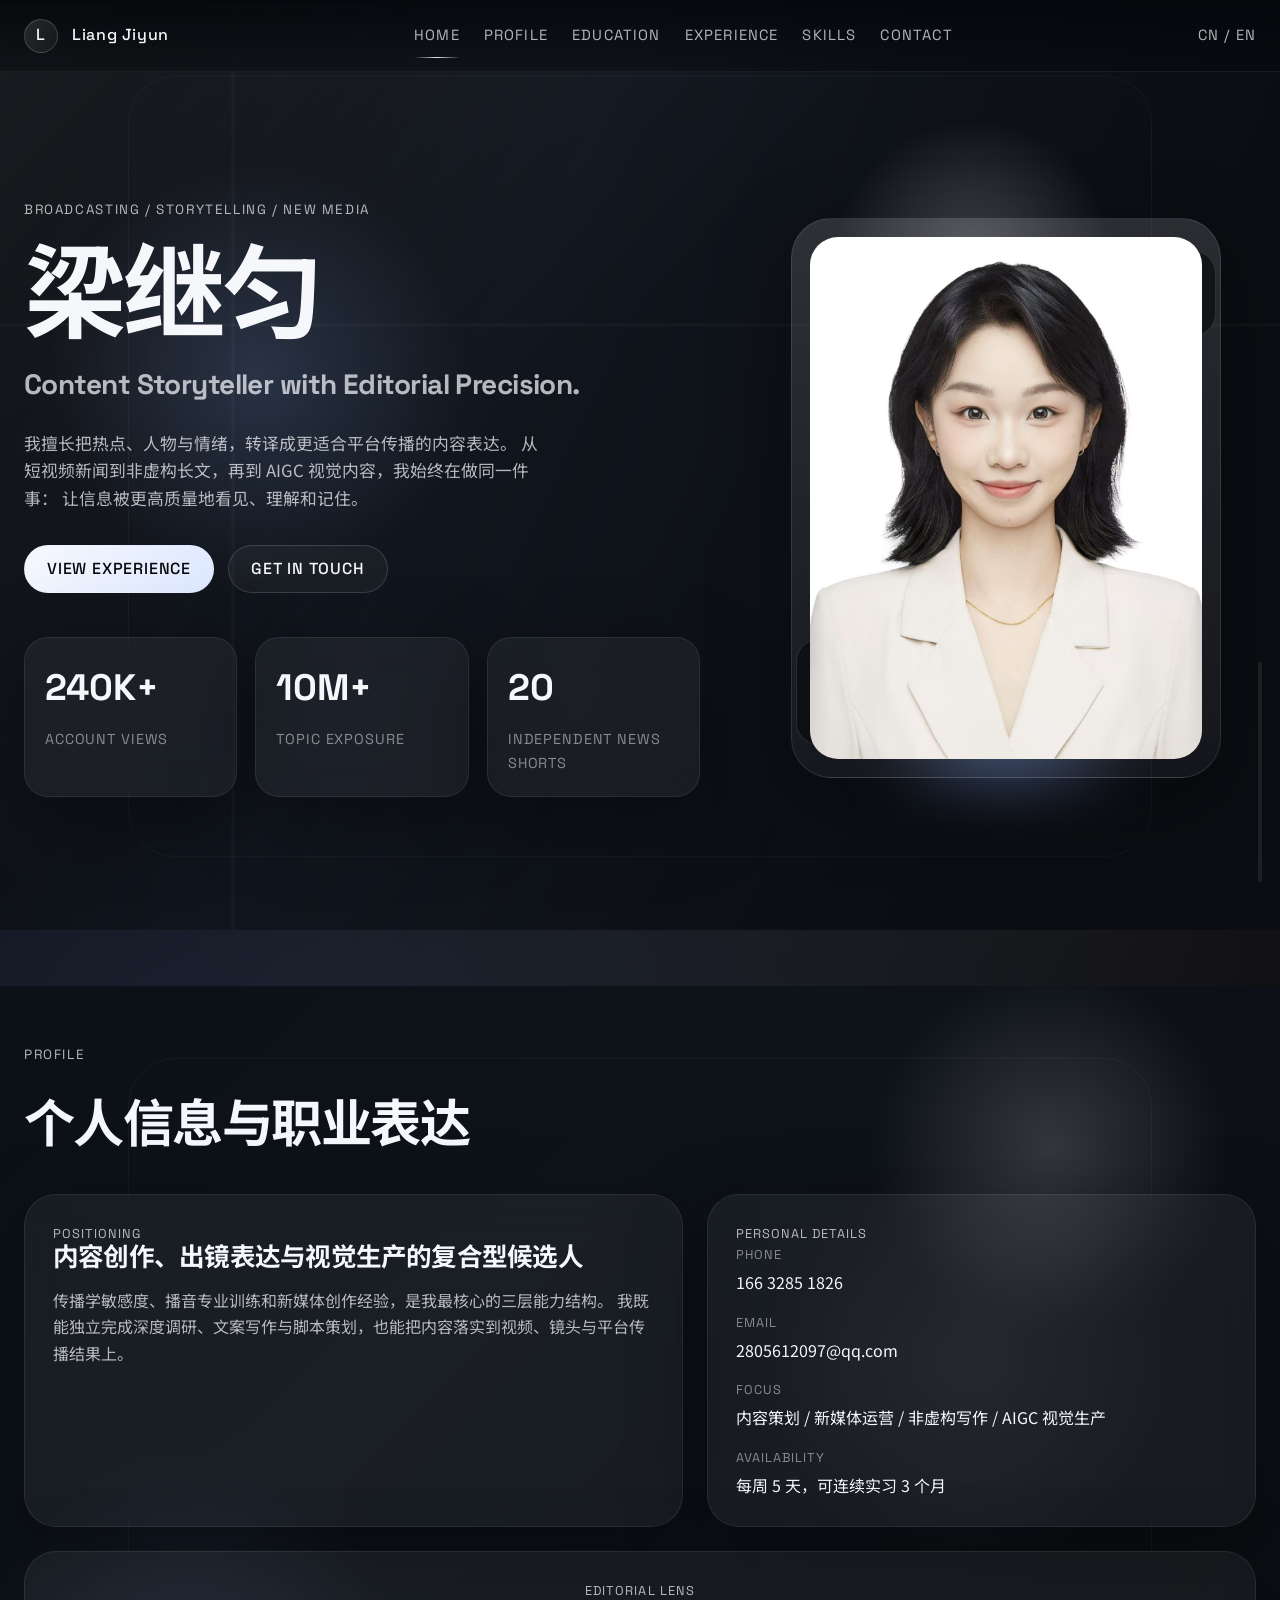
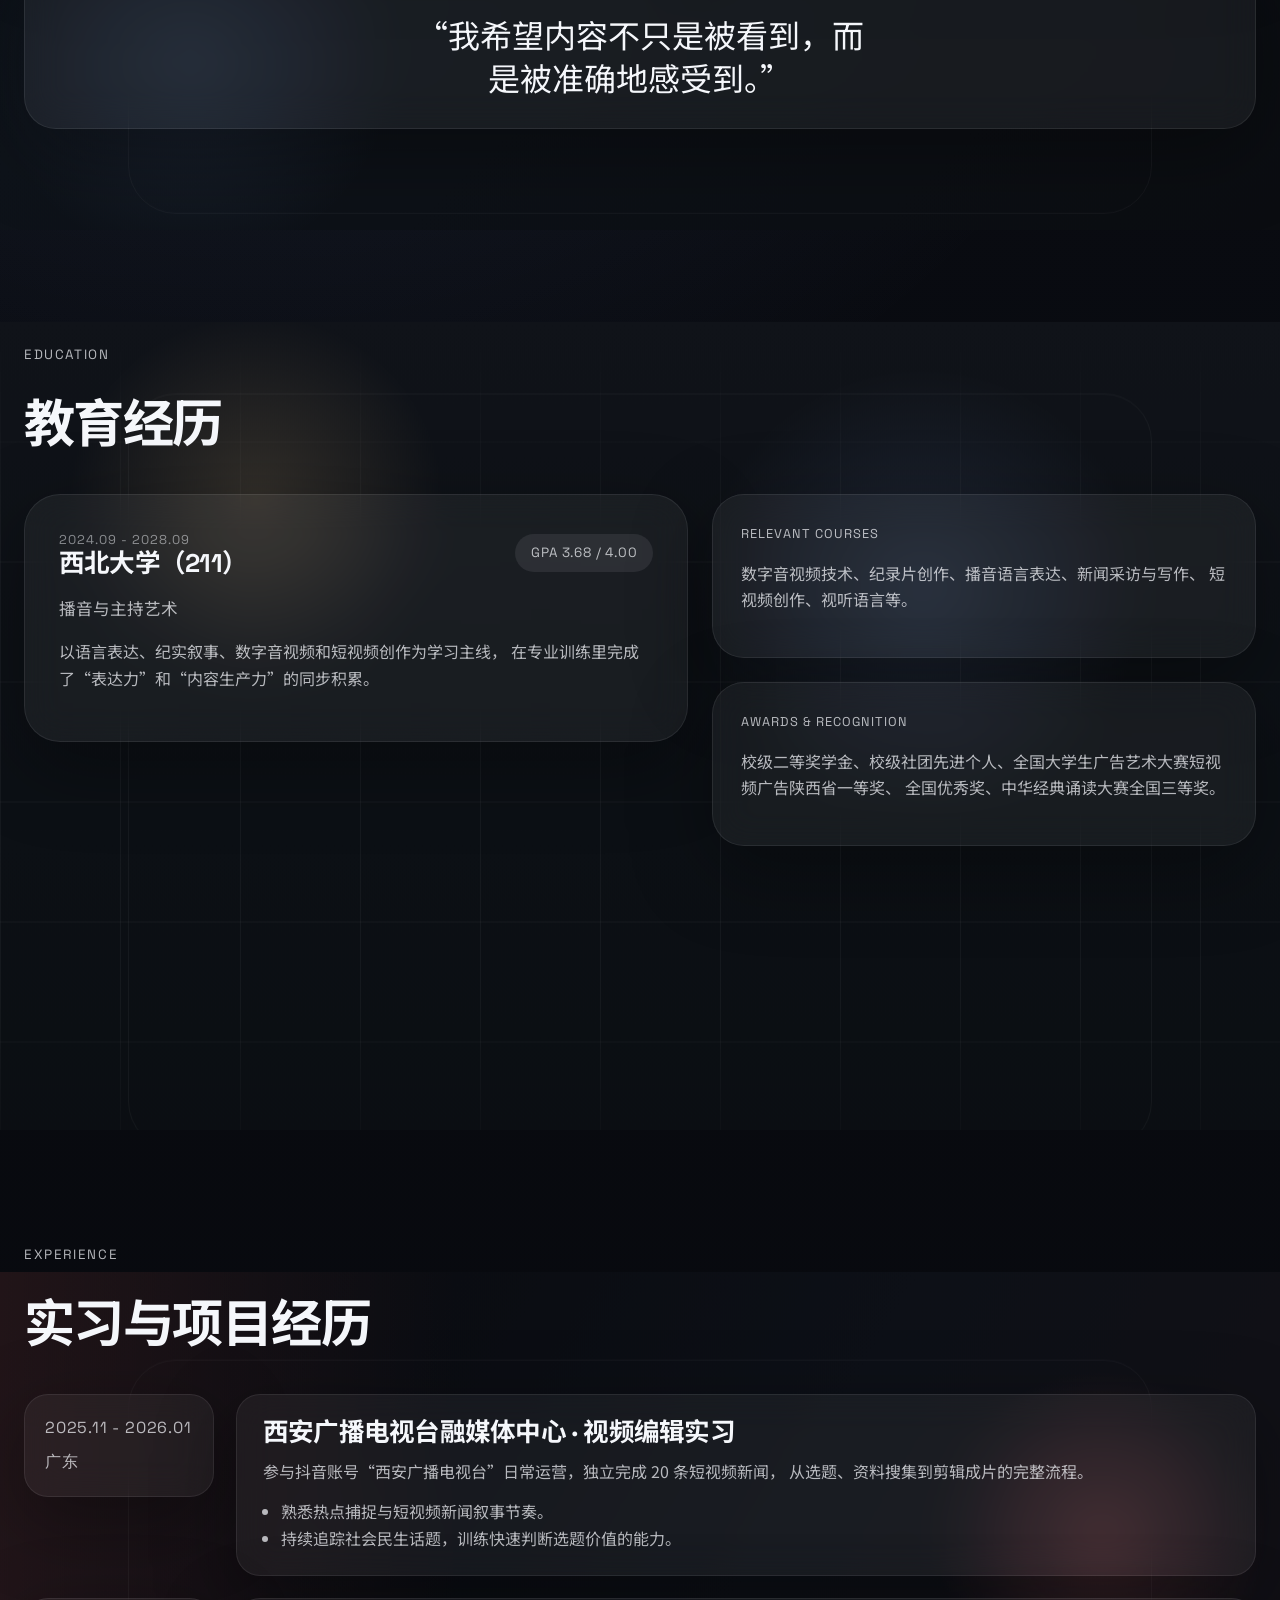
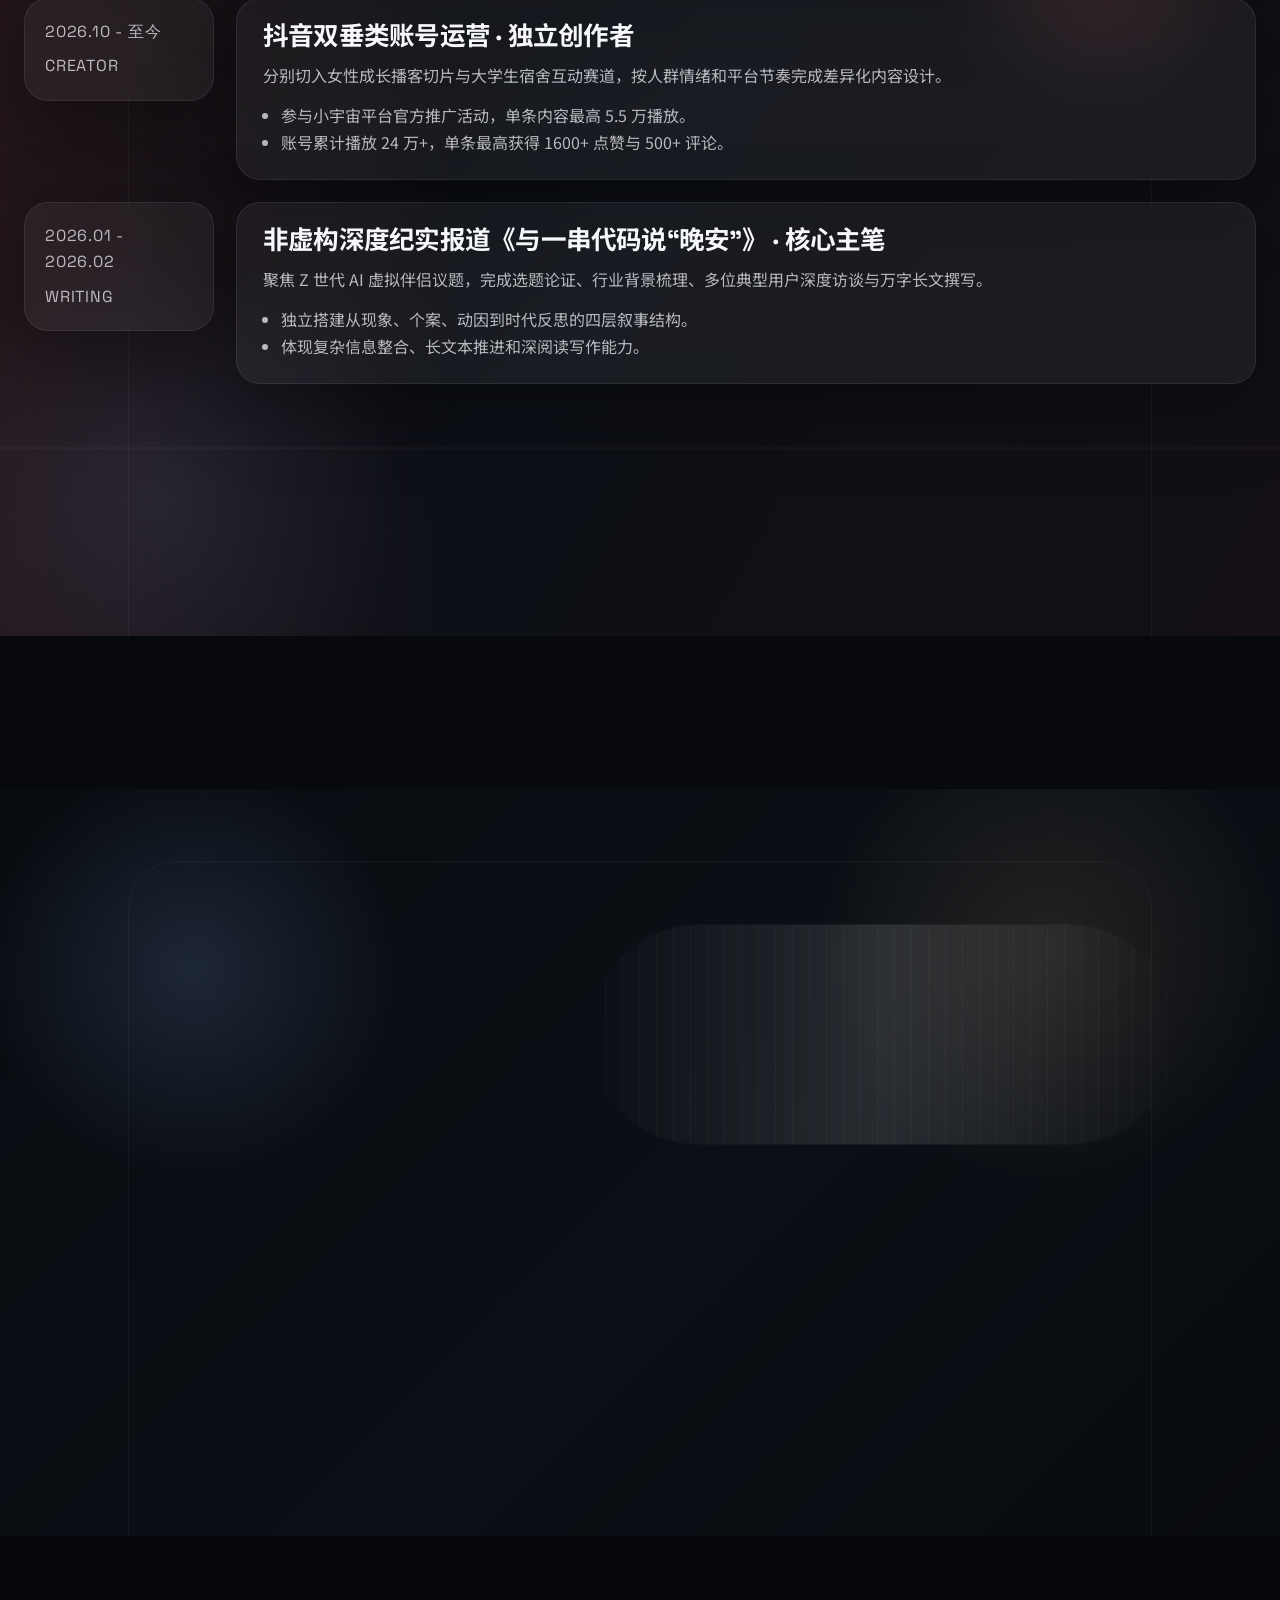
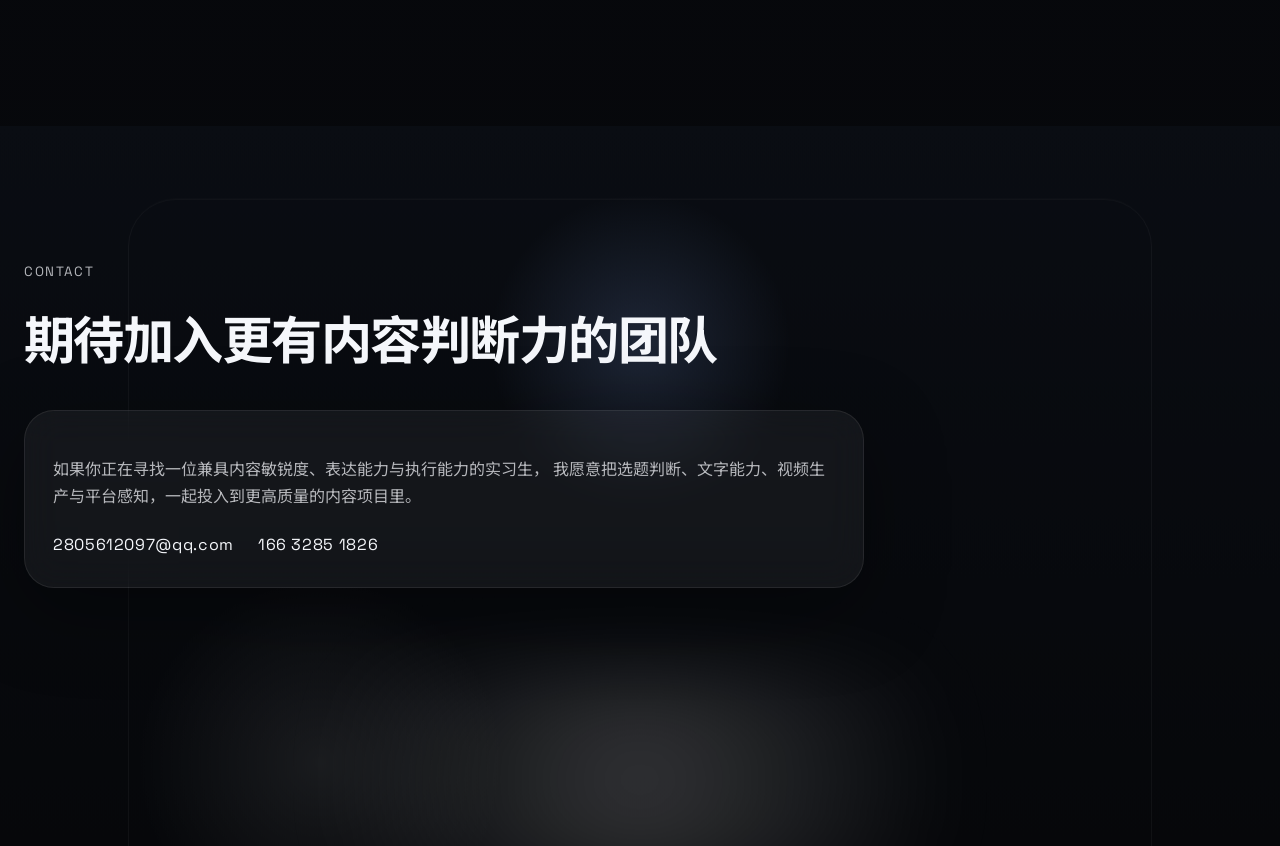
<file: index.html>
<!doctype html>
<html lang="zh-CN">
  <head>
    <meta charset="UTF-8" />
    <meta
      name="viewport"
      content="width=device-width, initial-scale=1, viewport-fit=cover"
    />
    <title>梁继匀 | International Resume Site</title>
    <meta
      name="description"
      content="梁继匀的国际化官网风格网站简历，聚焦内容创作、播音表达、短视频运营与 AIGC 视觉生产。"
    />
    <link
      rel="icon"
      href="data:image/svg+xml,%3Csvg xmlns='http://www.w3.org/2000/svg' viewBox='0 0 64 64'%3E%3Crect width='64' height='64' rx='16' fill='%23090b10'/%3E%3Ctext x='50%25' y='54%25' text-anchor='middle' font-size='30' font-family='Arial, sans-serif' fill='%23f5f7fb'%3EL%3C/text%3E%3C/svg%3E"
    />
    <link rel="preconnect" href="https://fonts.googleapis.com" />
    <link rel="preconnect" href="https://fonts.gstatic.com" crossorigin />
    <link
      href="https://fonts.googleapis.com/css2?family=Noto+Sans+SC:wght@400;500;600;700&family=Space+Grotesk:wght@400;500;700&display=swap"
      rel="stylesheet"
    />
    <link rel="stylesheet" href="./styles.css" />
  </head>
  <body>
    <div class="page-noise" aria-hidden="true"></div>
    <header class="site-header">
      <a class="brand" href="#home" aria-label="返回首页">
        <span class="brand-mark">L</span>
        <span class="brand-text">Liang Jiyun</span>
      </a>
      <nav class="site-nav" aria-label="站点导航">
        <a href="#home">Home</a>
        <a href="#profile">Profile</a>
        <a href="#education">Education</a>
        <a href="#experience">Experience</a>
        <a href="#skills">Skills</a>
        <a href="#contact">Contact</a>
      </nav>
      <div class="header-meta">CN / EN</div>
    </header>

    <main>
      <section class="panel panel-hero" id="home">
        <div class="panel-backdrop hero-backdrop" data-speed="0.08" aria-hidden="true"></div>
        <div class="panel-shell hero-shell">
          <div class="hero-copy" data-reveal>
            <p class="eyebrow">Broadcasting / Storytelling / New Media</p>
            <h1>
              梁继匀
              <span>Content Storyteller with Editorial Precision.</span>
            </h1>
            <p class="hero-summary">
              我擅长把热点、人物与情绪，转译成更适合平台传播的内容表达。
              从短视频新闻到非虚构长文，再到 AIGC 视觉内容，我始终在做同一件事：
              让信息被更高质量地看见、理解和记住。
            </p>
            <div class="hero-actions">
              <a class="button button-primary" href="#experience">View Experience</a>
              <a class="button button-secondary" href="#contact">Get In Touch</a>
            </div>
            <ul class="metric-row" aria-label="关键数据">
              <li>
                <strong>240K+</strong>
                <span>Account Views</span>
              </li>
              <li>
                <strong>10M+</strong>
                <span>Topic Exposure</span>
              </li>
              <li>
                <strong>20</strong>
                <span>Independent News Shorts</span>
              </li>
            </ul>
          </div>

          <div class="hero-stage" data-reveal>
            <div class="portrait-wrap">
              <div class="portrait-glow" aria-hidden="true"></div>
              <img
                src="./assets/profile-photo.jpg"
                alt="梁继匀个人照片"
                class="portrait"
                loading="eager"
                width="1280"
                height="1706"
              />
            </div>
            <div class="floating-card floating-card-top">
              <p>Open to Internship</p>
              <strong>每周 5 天，可实习 3 个月</strong>
            </div>
            <div class="floating-card floating-card-bottom">
              <p>Northwest University</p>
              <strong>Broadcasting & Hosting Arts</strong>
            </div>
          </div>
        </div>
      </section>

      <section class="panel panel-profile" id="profile">
        <div class="panel-backdrop profile-backdrop" data-speed="0.06" aria-hidden="true"></div>
        <div class="panel-shell">
          <div class="section-heading" data-reveal>
            <p class="eyebrow">Profile</p>
            <h2>个人信息与职业表达</h2>
          </div>

          <div class="profile-grid">
            <article class="glass-card statement-card" data-reveal>
              <p class="card-kicker">Positioning</p>
              <h3>内容创作、出镜表达与视觉生产的复合型候选人</h3>
              <p>
                传播学敏感度、播音专业训练和新媒体创作经验，是我最核心的三层能力结构。
                我既能独立完成深度调研、文案写作与脚本策划，也能把内容落实到视频、镜头与平台传播结果上。
              </p>
            </article>

            <article class="glass-card identity-card" data-reveal>
              <p class="card-kicker">Personal Details</p>
              <dl>
                <div>
                  <dt>Phone</dt>
                  <dd><a href="tel:16632851826">166 3285 1826</a></dd>
                </div>
                <div>
                  <dt>Email</dt>
                  <dd><a href="mailto:2805612097@qq.com">2805612097@qq.com</a></dd>
                </div>
                <div>
                  <dt>Focus</dt>
                  <dd>内容策划 / 新媒体运营 / 非虚构写作 / AIGC 视觉生产</dd>
                </div>
                <div>
                  <dt>Availability</dt>
                  <dd>每周 5 天，可连续实习 3 个月</dd>
                </div>
              </dl>
            </article>

            <article class="glass-card quote-card" data-reveal>
              <p class="card-kicker">Editorial Lens</p>
              <blockquote>
                “我希望内容不只是被看到，而是被准确地感受到。”
              </blockquote>
            </article>
          </div>
        </div>
      </section>

      <section class="panel panel-education" id="education">
        <div class="panel-backdrop education-backdrop" data-speed="0.05" aria-hidden="true"></div>
        <div class="panel-shell">
          <div class="section-heading" data-reveal>
            <p class="eyebrow">Education</p>
            <h2>教育经历</h2>
          </div>

          <div class="education-layout">
            <article class="feature-card" data-reveal>
              <div class="feature-head">
                <div>
                  <p class="card-kicker">2024.09 - 2028.09</p>
                  <h3>西北大学（211）</h3>
                </div>
                <span class="pill">GPA 3.68 / 4.00</span>
              </div>
              <p class="feature-role">播音与主持艺术</p>
              <p class="feature-copy">
                以语言表达、纪实叙事、数字音视频和短视频创作为学习主线，
                在专业训练里完成了“表达力”和“内容生产力”的同步积累。
              </p>
            </article>

            <div class="detail-stack">
              <article class="glass-card" data-reveal>
                <p class="card-kicker">Relevant Courses</p>
                <p>
                  数字音视频技术、纪录片创作、播音语言表达、新闻采访与写作、
                  短视频创作、视听语言等。
                </p>
              </article>

              <article class="glass-card" data-reveal>
                <p class="card-kicker">Awards & Recognition</p>
                <p>
                  校级二等奖学金、校级社团先进个人、全国大学生广告艺术大赛短视频广告陕西省一等奖、
                  全国优秀奖、中华经典诵读大赛全国三等奖。
                </p>
              </article>
            </div>
          </div>
        </div>
      </section>

      <section class="panel panel-experience" id="experience">
        <div class="panel-backdrop experience-backdrop" data-speed="0.05" aria-hidden="true"></div>
        <div class="panel-shell">
          <div class="section-heading" data-reveal>
            <p class="eyebrow">Experience</p>
            <h2>实习与项目经历</h2>
          </div>

          <div class="timeline">
            <article class="timeline-item" data-reveal>
              <div class="timeline-meta">
                <span>2025.11 - 2026.01</span>
                <span>广东</span>
              </div>
              <div class="timeline-content">
                <h3>西安广播电视台融媒体中心 · 视频编辑实习</h3>
                <p>
                  参与抖音账号“西安广播电视台”日常运营，独立完成 20 条短视频新闻，
                  从选题、资料搜集到剪辑成片的完整流程。
                </p>
                <ul>
                  <li>熟悉热点捕捉与短视频新闻叙事节奏。</li>
                  <li>持续追踪社会民生话题，训练快速判断选题价值的能力。</li>
                </ul>
              </div>
            </article>

            <article class="timeline-item" data-reveal>
              <div class="timeline-meta">
                <span>2026.10 - 至今</span>
                <span>Creator</span>
              </div>
              <div class="timeline-content">
                <h3>抖音双垂类账号运营 · 独立创作者</h3>
                <p>
                  分别切入女性成长播客切片与大学生宿舍互动赛道，按人群情绪和平台节奏完成差异化内容设计。
                </p>
                <ul>
                  <li>参与小宇宙平台官方推广活动，单条内容最高 5.5 万播放。</li>
                  <li>账号累计播放 24 万+，单条最高获得 1600+ 点赞与 500+ 评论。</li>
                </ul>
              </div>
            </article>

            <article class="timeline-item" data-reveal>
              <div class="timeline-meta">
                <span>2026.01 - 2026.02</span>
                <span>Writing</span>
              </div>
              <div class="timeline-content">
                <h3>非虚构深度纪实报道《与一串代码说“晚安”》 · 核心主笔</h3>
                <p>
                  聚焦 Z 世代 AI 虚拟伴侣议题，完成选题论证、行业背景梳理、多位典型用户深度访谈与万字长文撰写。
                </p>
                <ul>
                  <li>独立搭建从现象、个案、动因到时代反思的四层叙事结构。</li>
                  <li>体现复杂信息整合、长文本推进和深阅读写作能力。</li>
                </ul>
              </div>
            </article>

            <article class="timeline-item" data-reveal>
              <div class="timeline-meta">
                <span>2026.04 - 2026.05</span>
                <span>AIGC</span>
              </div>
              <div class="timeline-content">
                <h3>AIGC 文旅漫剧《丝路信使》 · AIGC 视觉生产成员</h3>
                <p>
                  参与陕西省首部县域全 AIGC 文旅短剧视觉素材制作，负责场景生图、角色立绘、动态视频生成与瑕疵修复。
                </p>
                <ul>
                  <li>短剧于红果短剧平台完整上线。</li>
                  <li>配套内容全网话题曝光 1000 万+，吸引游客 20 万人次。</li>
                </ul>
              </div>
            </article>
          </div>
        </div>
      </section>

      <section class="panel panel-skills" id="skills">
        <div class="panel-backdrop skills-backdrop" data-speed="0.04" aria-hidden="true"></div>
        <div class="panel-shell">
          <div class="section-heading" data-reveal>
            <p class="eyebrow">Capabilities</p>
            <h2>技能与方法论</h2>
          </div>

          <div class="skill-grid">
            <article class="skill-card" data-reveal>
              <p class="card-kicker">Content Creation</p>
              <h3>深度调研与脚本策划</h3>
              <p>
                具备深度调研、人物访谈、非虚构写作与新媒体文案撰写能力，
                并在校党委宣传部参与过 11 条校园短视频脚本策划与制作。
              </p>
            </article>

            <article class="skill-card" data-reveal>
              <p class="card-kicker">Platform Sense</p>
              <h3>平台生态与用户情绪感知</h3>
              <p>
                熟悉短视频、图文社区、播客等平台内容逻辑，
                长期关注女性成长与泛文娱赛道，能识别适合传播的内容切口。
              </p>
            </article>

            <article class="skill-card" data-reveal>
              <p class="card-kicker">Production</p>
              <h3>视频制作与声音表达</h3>
              <p>
                熟练使用剪映专业版、AU，掌握微单相机与稳定器操作；
                播音专业背景，普通话一级乙等，拥有出镜主持与访谈经验。
              </p>
            </article>

            <article class="skill-card" data-reveal>
              <p class="card-kicker">Collaboration</p>
              <h3>文字协作与项目统筹</h3>
              <p>
                曾担任校级社团秘书部部长，负责活动统筹与文书编写；
                熟练使用 135 编辑器、秀米等排版工具，具备公众号推文经验。
              </p>
            </article>
          </div>
        </div>
      </section>

      <section class="panel panel-contact" id="contact">
        <div class="panel-backdrop contact-backdrop" data-speed="0.04" aria-hidden="true"></div>
        <div class="panel-shell contact-shell">
          <div class="section-heading" data-reveal>
            <p class="eyebrow">Contact</p>
            <h2>期待加入更有内容判断力的团队</h2>
          </div>

          <article class="contact-card" data-reveal>
            <p>
              如果你正在寻找一位兼具内容敏锐度、表达能力与执行能力的实习生，
              我愿意把选题判断、文字能力、视频生产与平台感知，一起投入到更高质量的内容项目里。
            </p>
            <div class="contact-links">
              <a href="mailto:2805612097@qq.com">2805612097@qq.com</a>
              <a href="tel:16632851826">166 3285 1826</a>
            </div>
          </article>
        </div>
      </section>
    </main>

    <div class="scroll-progress" aria-hidden="true">
      <span class="scroll-progress-bar"></span>
    </div>

    <script src="./script.js"></script>
  </body>
</html>
</file>
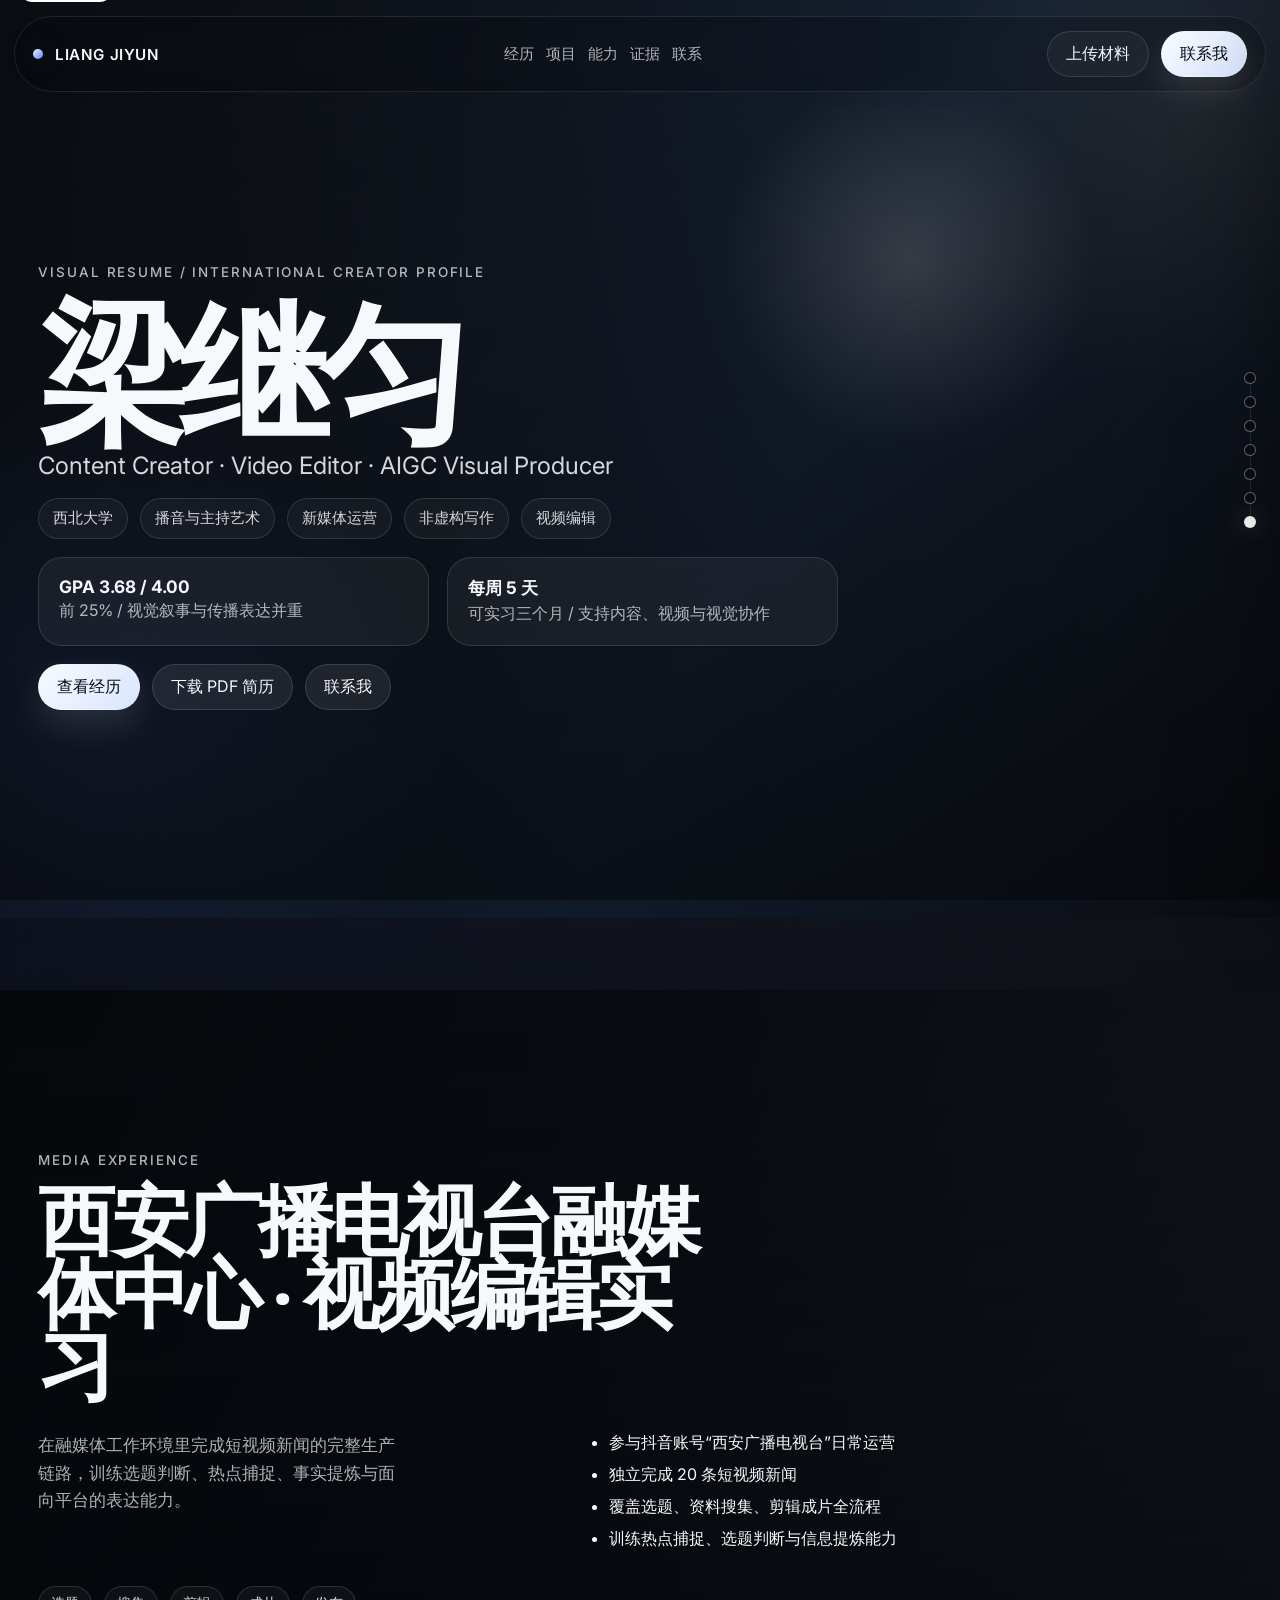
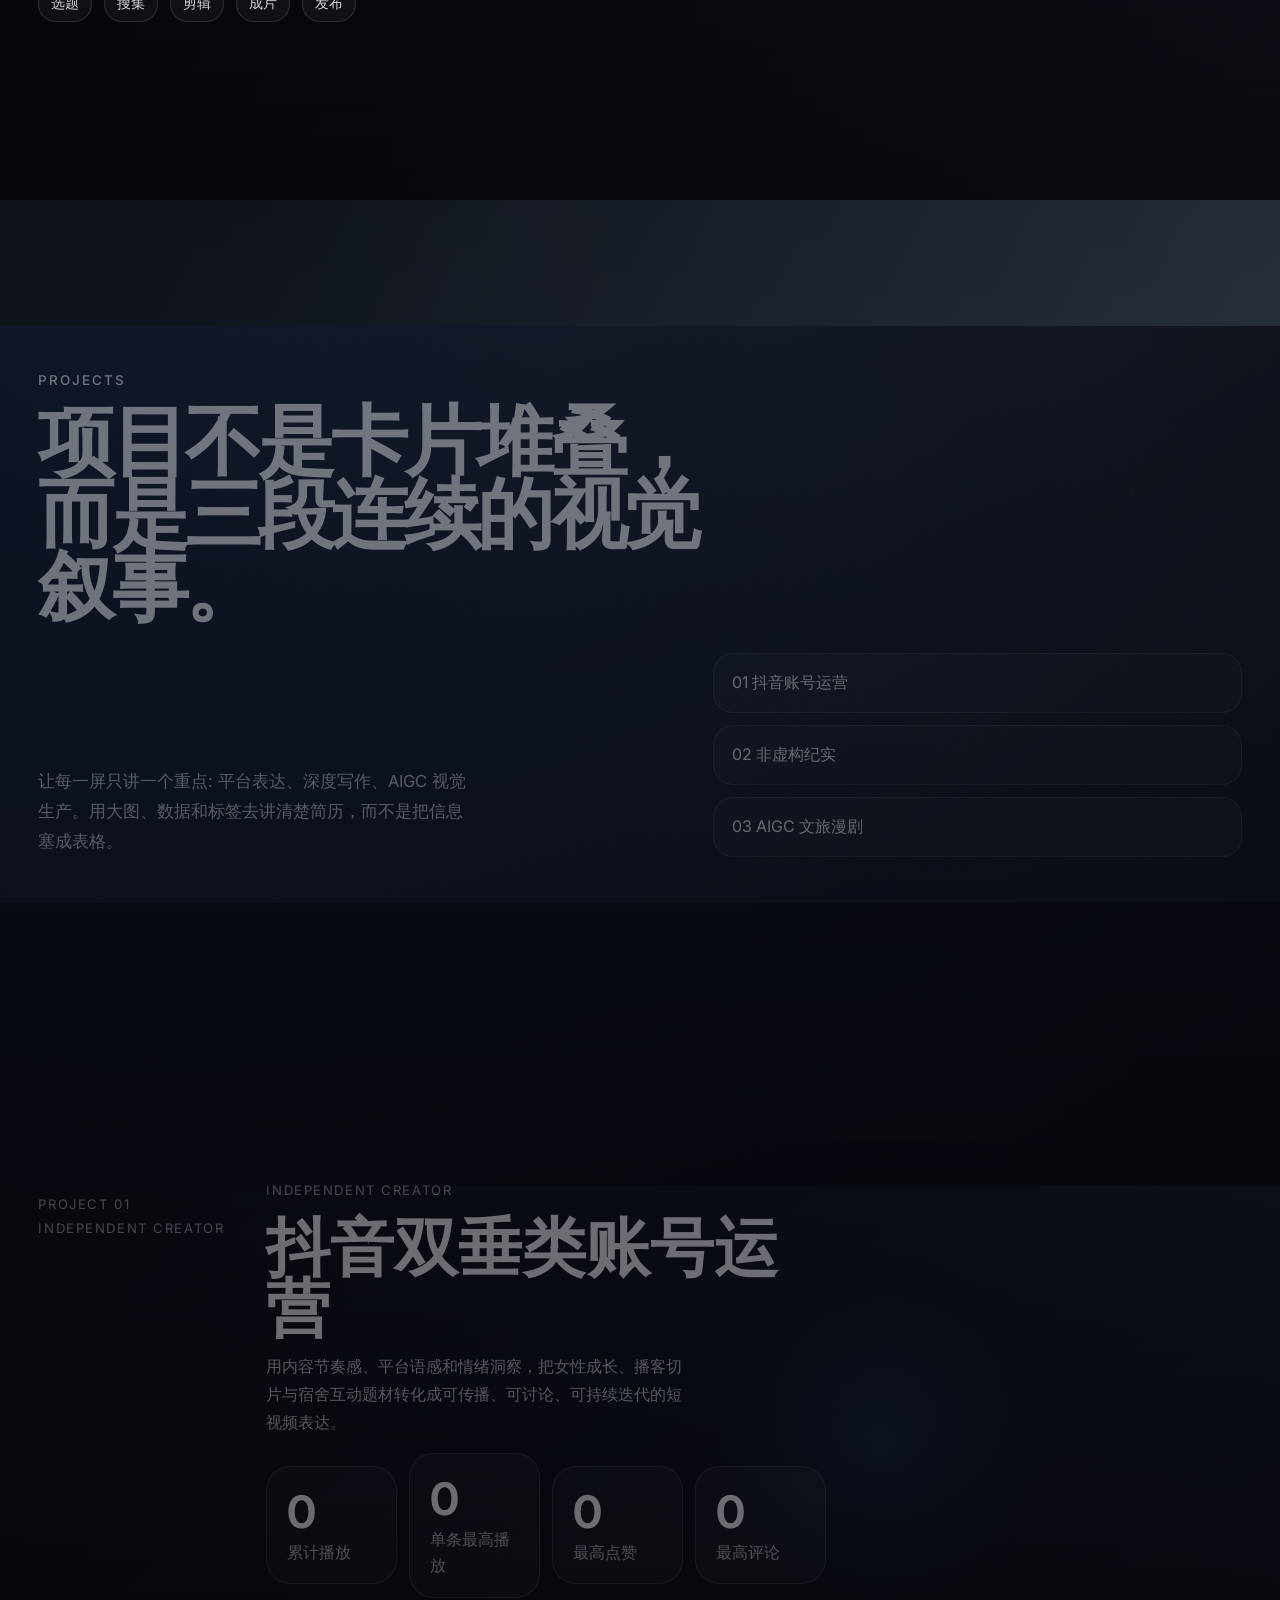
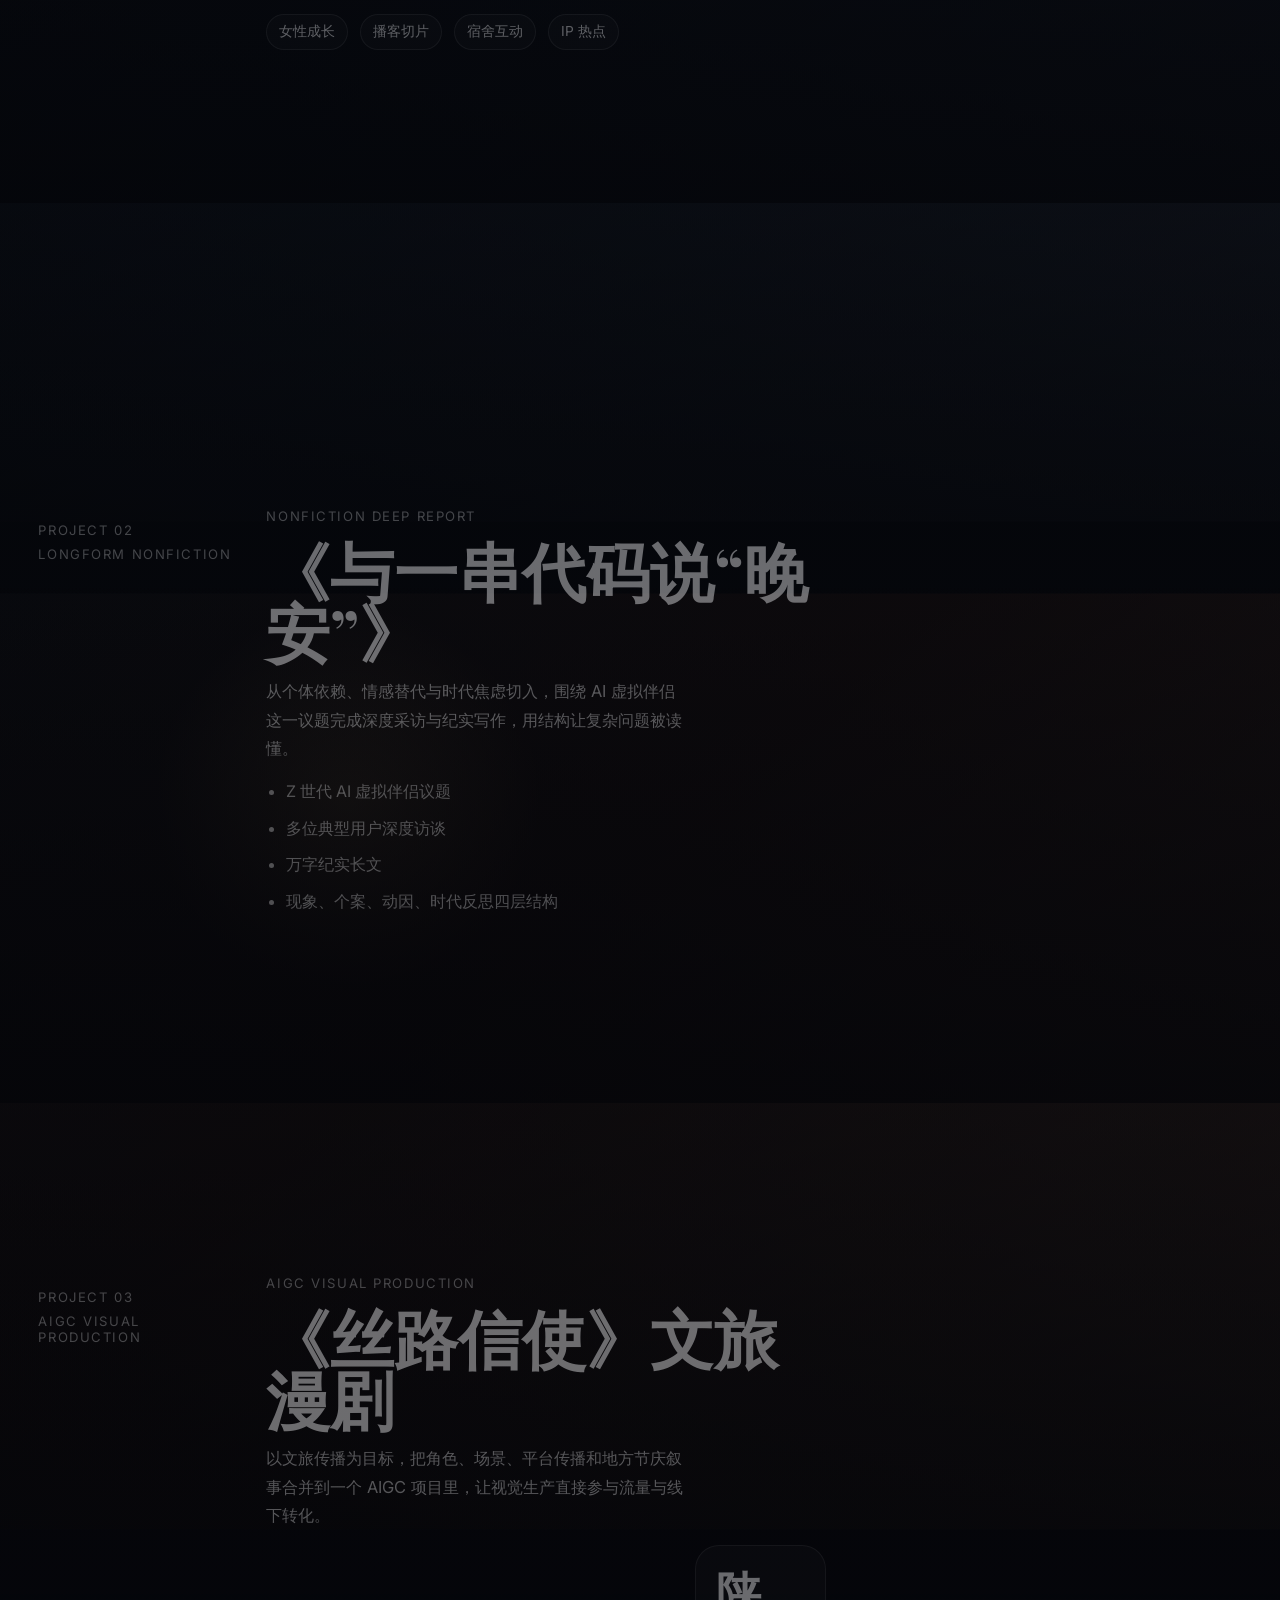
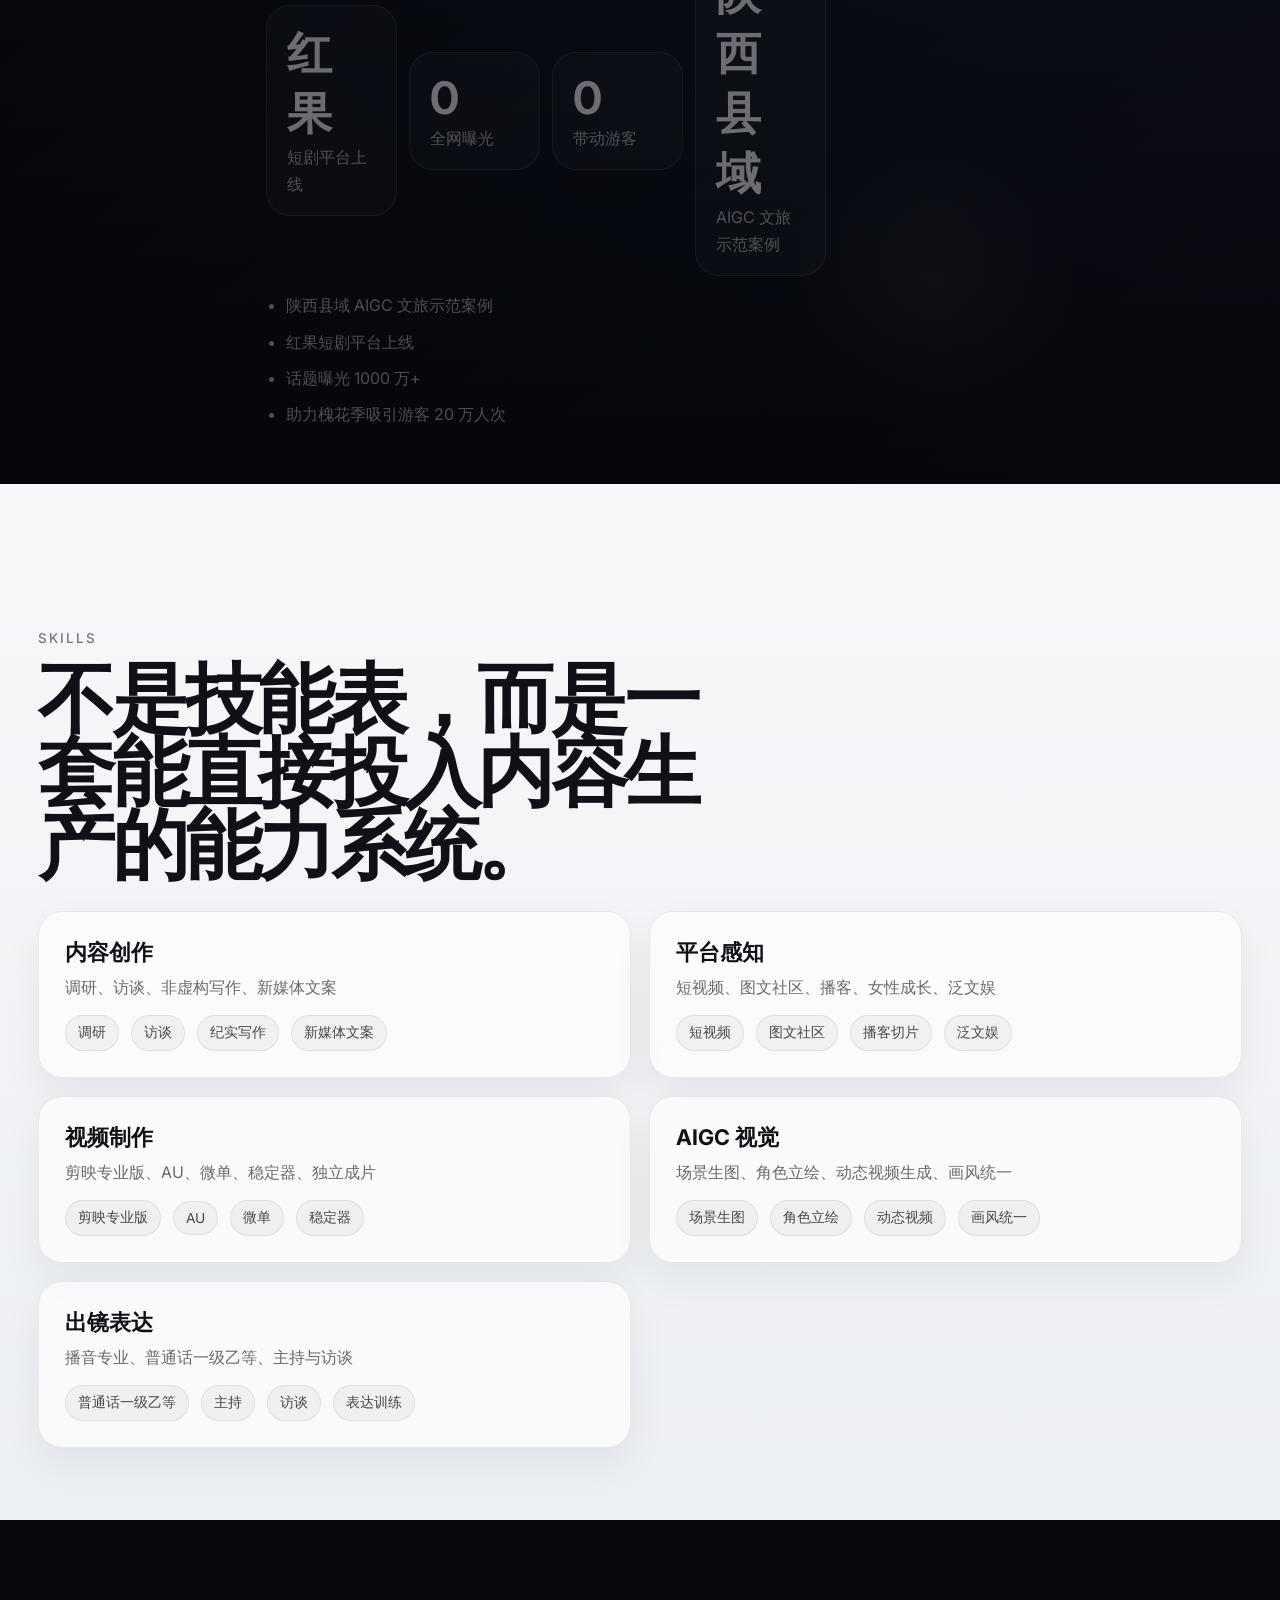
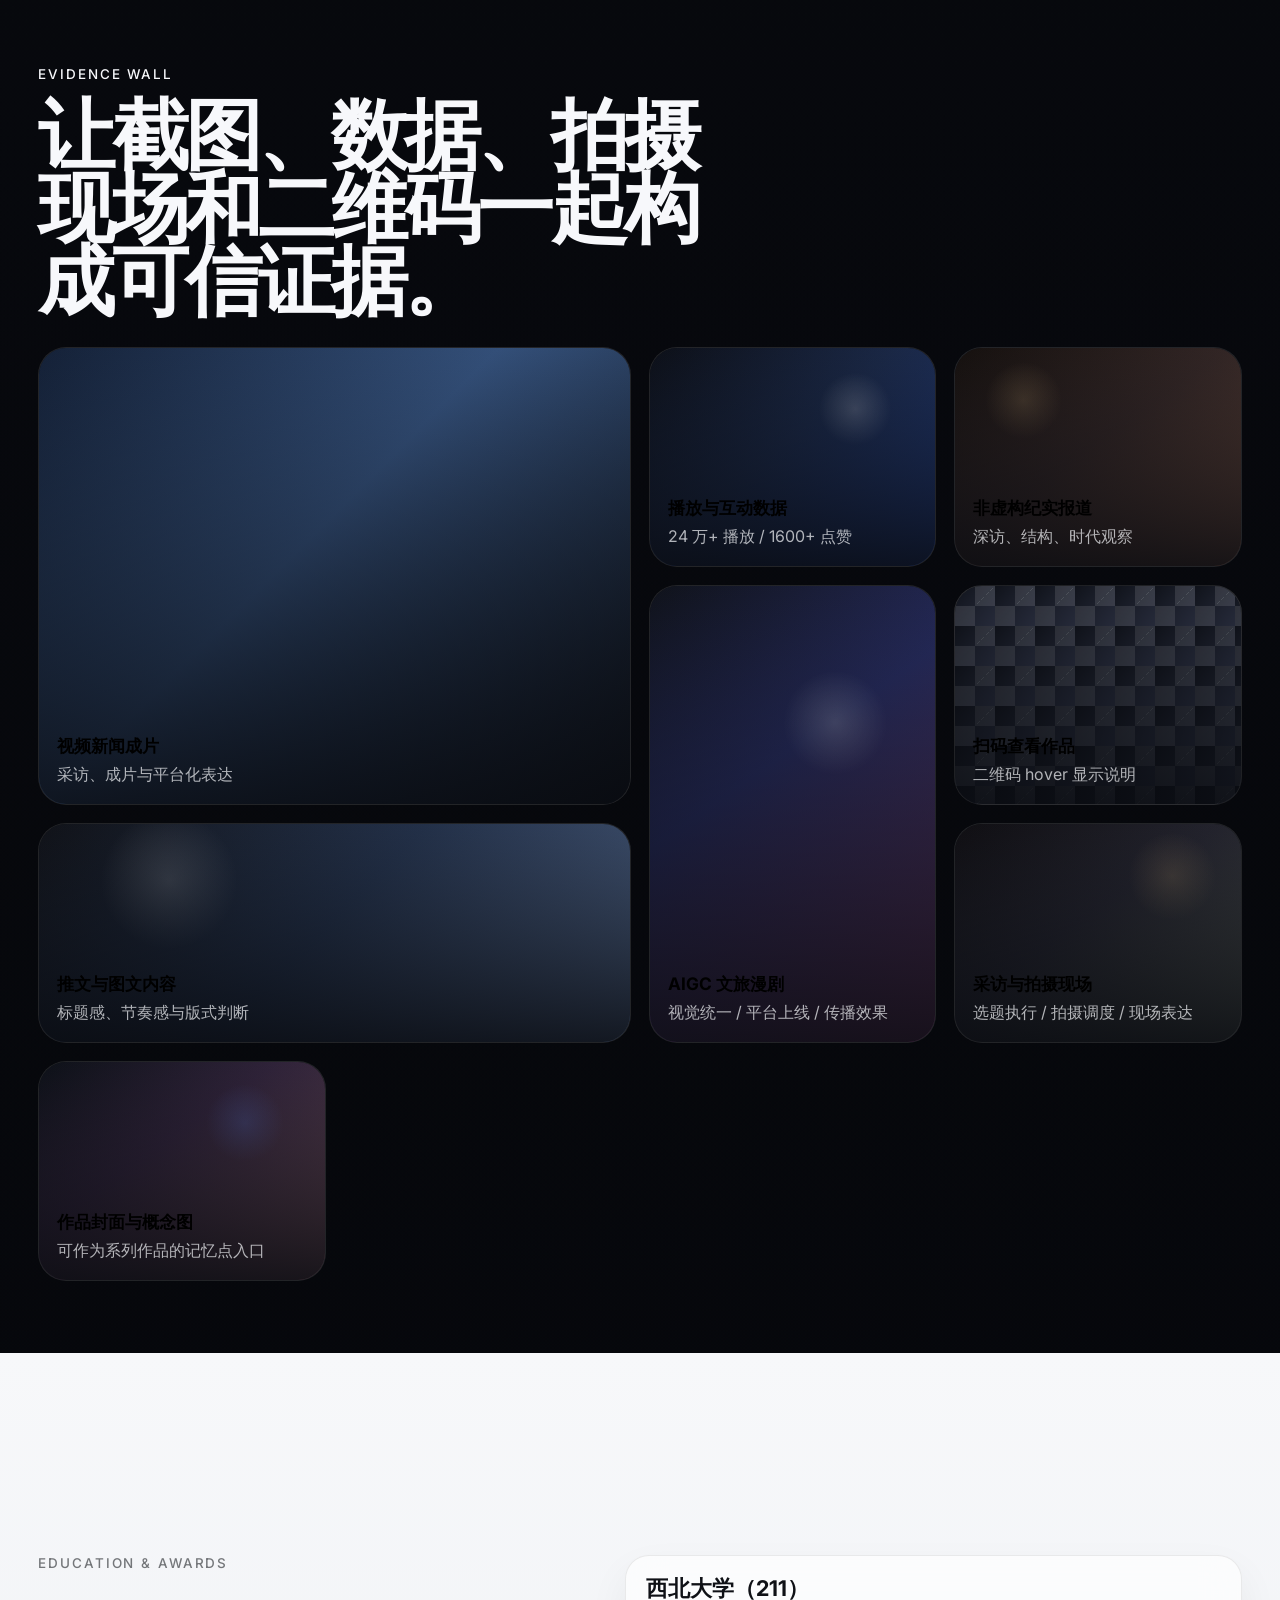
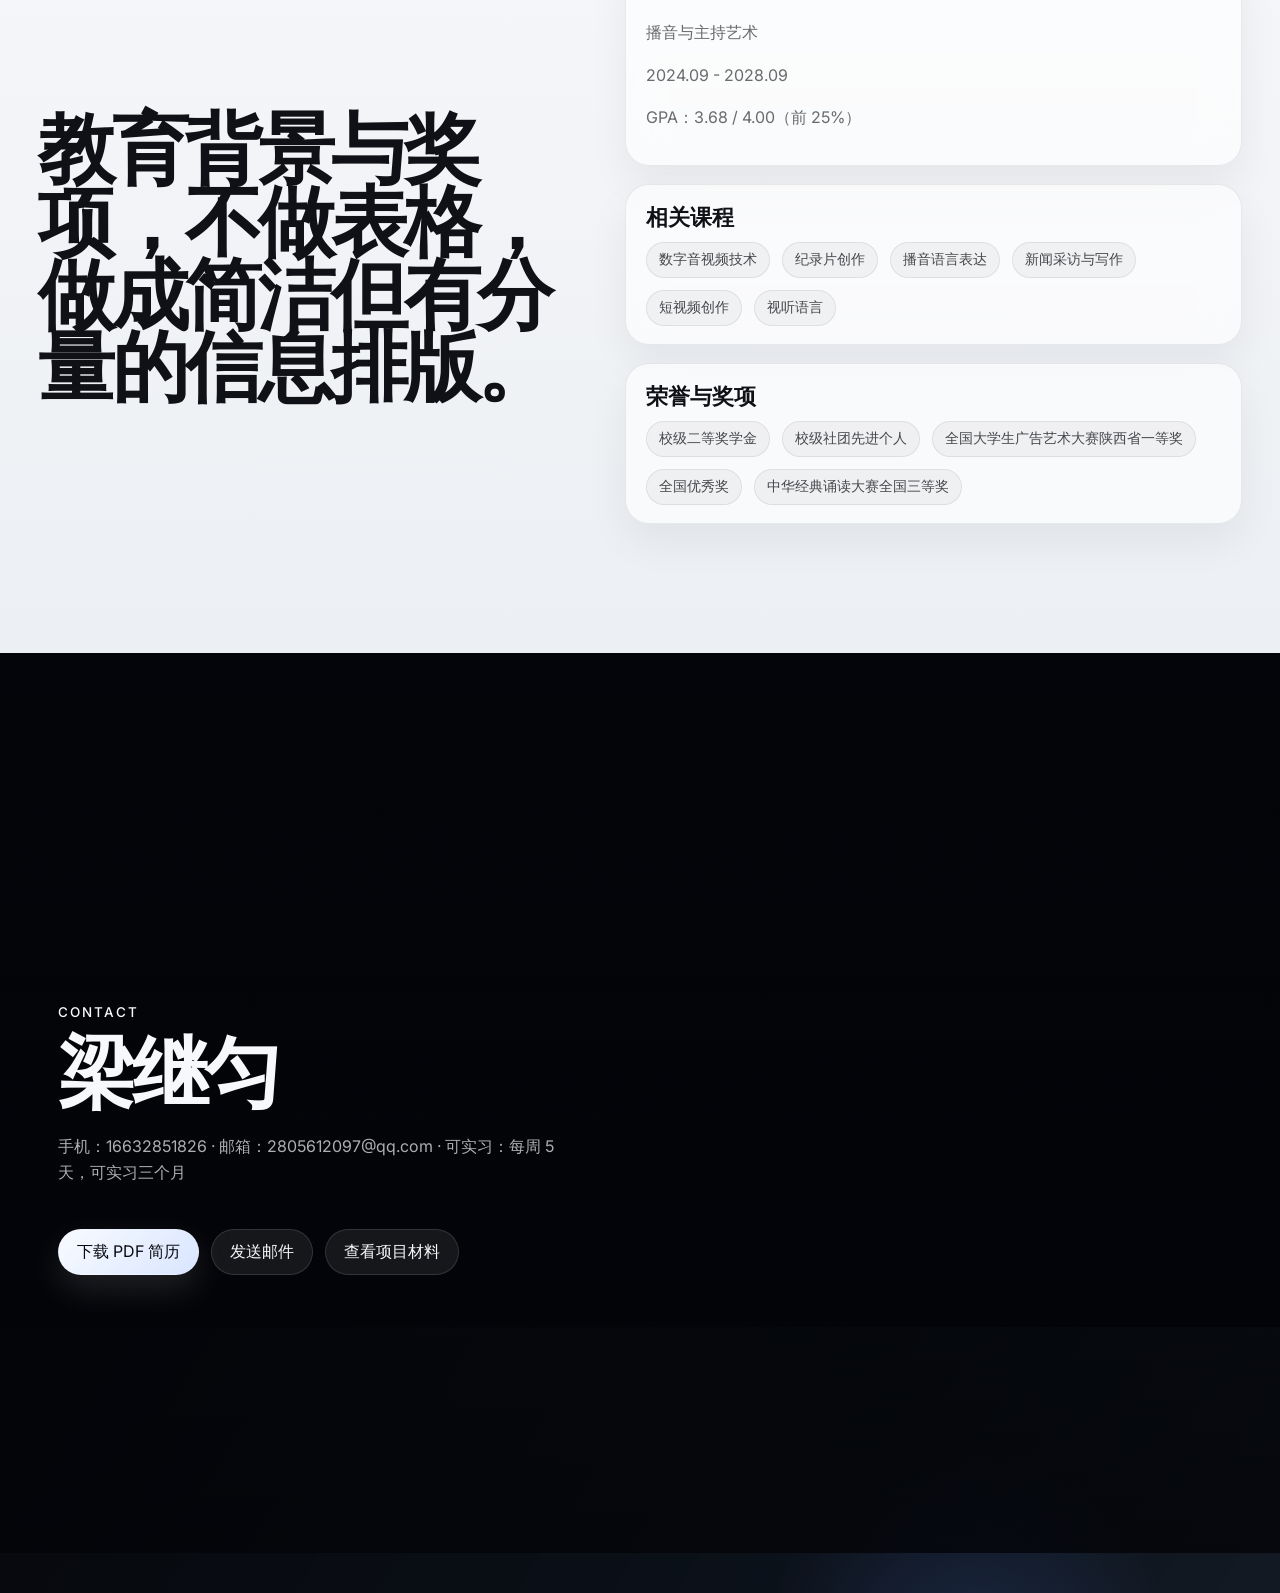
<file: liang-jiyun-visual-resume 2/index.html>
<!DOCTYPE html>
<html lang="zh-CN">
  <head>
    <meta charset="UTF-8" />
    <meta name="viewport" content="width=device-width, initial-scale=1.0" />
    <title>梁继匀 | Visual Resume</title>
    <meta
      name="description"
      content="梁继匀的 Apple 风格视觉简历官网，聚焦内容创作、新媒体运营、视频编辑、AIGC 视觉生产与非虚构写作。"
    />
    <link rel="stylesheet" href="./styles.css" />
  </head>
  <body>
    <a class="skip-link" href="#main-content">跳到正文</a>

    <header class="site-header" id="site-header">
      <a class="brand-mark" href="#hero">
        <span class="brand-dot"></span>
        <span class="brand-text">Liang Jiyun</span>
      </a>

      <button
        class="menu-toggle"
        type="button"
        aria-expanded="false"
        aria-controls="mobile-nav"
        aria-label="打开导航"
      >
        <span></span>
        <span></span>
      </button>

      <nav class="site-nav" aria-label="主导航">
        <a href="#experience">经历</a>
        <a href="#projects">项目</a>
        <a href="#skills">能力</a>
        <a href="#evidence">证据</a>
        <a href="#contact">联系</a>
      </nav>

      <div class="header-actions">
        <button class="ghost-button" type="button" data-open-upload>
          上传材料
        </button>
        <a class="pill-button pill-button-strong" href="#contact">联系我</a>
      </div>
    </header>

    <div class="mobile-nav-shell" id="mobile-nav" aria-hidden="true">
      <div class="mobile-nav-scrim" data-close-menu></div>
      <nav class="mobile-nav" aria-label="移动端导航">
        <a href="#hero" data-close-menu>首页</a>
        <a href="#experience" data-close-menu>经历</a>
        <a href="#projects" data-close-menu>项目</a>
        <a href="#skills" data-close-menu>能力</a>
        <a href="#evidence" data-close-menu>证据</a>
        <a href="#education" data-close-menu>教育</a>
        <a href="#contact" data-close-menu>联系</a>
        <button class="ghost-button mobile-upload-button" type="button" data-open-upload>
          上传材料
        </button>
      </nav>
    </div>

    <div class="progress-rail" aria-hidden="true">
      <span class="progress-line"></span>
      <a class="progress-dot is-active" href="#hero"></a>
      <a class="progress-dot" href="#experience"></a>
      <a class="progress-dot" href="#projects"></a>
      <a class="progress-dot" href="#skills"></a>
      <a class="progress-dot" href="#evidence"></a>
      <a class="progress-dot" href="#education"></a>
      <a class="progress-dot" href="#contact"></a>
    </div>

    <main id="main-content">
      <section class="panel panel-hero active-panel" id="hero" data-panel>
        <div class="panel-backdrop panel-backdrop-portrait" data-parallax="0.16">
          <div class="backdrop-image image-portrait"></div>
          <div class="backdrop-glow"></div>
          <div class="backdrop-grid"></div>
        </div>
        <div class="panel-overlay"></div>
        <div class="panel-content hero-content">
          <p class="eyebrow reveal">Visual Resume / International Creator Profile</p>
          <h1 class="hero-name reveal reveal-delay-1">梁继匀</h1>
          <p class="hero-role reveal reveal-delay-2">
            Content Creator · Video Editor · AIGC Visual Producer
          </p>
          <div class="tag-cluster reveal reveal-delay-3" aria-label="个人标签">
            <span>西北大学</span>
            <span>播音与主持艺术</span>
            <span>新媒体运营</span>
            <span>非虚构写作</span>
            <span>视频编辑</span>
          </div>
          <div class="hero-meta reveal reveal-delay-4">
            <div>
              <strong>GPA 3.68 / 4.00</strong>
              <span>前 25% / 视觉叙事与传播表达并重</span>
            </div>
            <div>
              <strong>每周 5 天</strong>
              <span>可实习三个月 / 支持内容、视频与视觉协作</span>
            </div>
          </div>
          <div class="hero-actions reveal reveal-delay-5">
            <a class="pill-button pill-button-strong" href="#experience">查看经历</a>
            <a class="pill-button" href="#" id="resume-download">下载 PDF 简历</a>
            <a class="pill-button" href="#contact">联系我</a>
          </div>
        </div>
      </section>

      <section class="panel panel-banner" id="experience" data-panel>
        <div class="panel-backdrop panel-backdrop-landscape" data-parallax="0.12">
          <div class="backdrop-image image-media-center"></div>
        </div>
        <div class="panel-overlay panel-overlay-heavy"></div>
        <div class="panel-content panel-content-wide">
          <div class="section-heading">
            <p class="eyebrow">Media Experience</p>
            <h2>西安广播电视台融媒体中心 · 视频编辑实习</h2>
          </div>
          <div class="experience-layout">
            <div class="experience-copy">
              <p>
                在融媒体工作环境里完成短视频新闻的完整生产链路，训练选题判断、热点捕捉、事实提炼与面向平台的表达能力。
              </p>
            </div>
            <ul class="experience-points">
              <li>参与抖音账号“西安广播电视台”日常运营</li>
              <li>独立完成 20 条短视频新闻</li>
              <li>覆盖选题、资料搜集、剪辑成片全流程</li>
              <li>训练热点捕捉、选题判断与信息提炼能力</li>
            </ul>
          </div>
          <div class="tag-cluster tag-cluster-compact" aria-label="实习流程">
            <span>选题</span>
            <span>搜集</span>
            <span>剪辑</span>
            <span>成片</span>
            <span>发布</span>
          </div>
        </div>
      </section>

      <section class="panel panel-project-intro" id="projects" data-panel>
        <div class="panel-content panel-content-wide">
          <div class="section-heading section-heading-light">
            <p class="eyebrow">Projects</p>
            <h2>项目不是卡片堆叠，而是三段连续的视觉叙事。</h2>
          </div>
          <div class="project-intro-meta">
            <p>
              让每一屏只讲一个重点: 平台表达、深度写作、AIGC 视觉生产。用大图、数据和标签去讲清楚简历，而不是把信息塞成表格。
            </p>
            <div class="project-jump-list" aria-label="项目章节导航">
              <a href="#project-01">01 抖音账号运营</a>
              <a href="#project-02">02 非虚构纪实</a>
              <a href="#project-03">03 AIGC 文旅漫剧</a>
            </div>
          </div>
        </div>
      </section>

      <section class="panel panel-project-chapter" id="project-01" data-panel>
        <div class="panel-backdrop panel-backdrop-landscape" data-parallax="0.12">
          <div class="project-media project-media-dark"></div>
        </div>
        <div class="panel-overlay panel-overlay-heavy"></div>
        <div class="panel-content panel-content-wide chapter-layout">
          <div class="chapter-label">
            <span>Project 01</span>
            <span>Independent Creator</span>
          </div>
          <div class="project-copy">
            <p class="project-kicker">Independent Creator</p>
            <h3>抖音双垂类账号运营</h3>
            <p class="chapter-summary">
              用内容节奏感、平台语感和情绪洞察，把女性成长、播客切片与宿舍互动题材转化成可传播、可讨论、可持续迭代的短视频表达。
            </p>
            <div class="data-strip">
              <div class="data-item">
                <strong data-count="240000">0</strong>
                <span>累计播放</span>
              </div>
              <div class="data-item">
                <strong data-count="55000">0</strong>
                <span>单条最高播放</span>
              </div>
              <div class="data-item">
                <strong data-count="1600">0</strong>
                <span>最高点赞</span>
              </div>
              <div class="data-item">
                <strong data-count="500">0</strong>
                <span>最高评论</span>
              </div>
            </div>
            <div class="tag-cluster tag-cluster-compact">
              <span>女性成长</span>
              <span>播客切片</span>
              <span>宿舍互动</span>
              <span>IP 热点</span>
            </div>
          </div>
        </div>
      </section>

      <section class="panel panel-project-chapter" id="project-02" data-panel>
        <div class="panel-backdrop panel-backdrop-landscape" data-parallax="0.12">
          <div class="project-media project-media-writing"></div>
        </div>
        <div class="panel-overlay panel-overlay-heavy"></div>
        <div class="panel-content panel-content-wide chapter-layout">
          <div class="chapter-label">
            <span>Project 02</span>
            <span>Longform Nonfiction</span>
          </div>
          <div class="project-copy">
            <p class="project-kicker">Nonfiction Deep Report</p>
            <h3>《与一串代码说“晚安”》</h3>
            <p class="chapter-summary">
              从个体依赖、情感替代与时代焦虑切入，围绕 AI 虚拟伴侣这一议题完成深度采访与纪实写作，用结构让复杂问题被读懂。
            </p>
            <ul class="project-bullets">
              <li>Z 世代 AI 虚拟伴侣议题</li>
              <li>多位典型用户深度访谈</li>
              <li>万字纪实长文</li>
              <li>现象、个案、动因、时代反思四层结构</li>
            </ul>
          </div>
        </div>
      </section>

      <section class="panel panel-project-chapter" id="project-03" data-panel>
        <div class="panel-backdrop panel-backdrop-landscape" data-parallax="0.12">
          <div class="project-media project-media-aigc"></div>
        </div>
        <div class="panel-overlay panel-overlay-heavy"></div>
        <div class="panel-content panel-content-wide chapter-layout">
          <div class="chapter-label">
            <span>Project 03</span>
            <span>AIGC Visual Production</span>
          </div>
          <div class="project-copy">
            <p class="project-kicker">AIGC Visual Production</p>
            <h3>《丝路信使》文旅漫剧</h3>
            <p class="chapter-summary">
              以文旅传播为目标，把角色、场景、平台传播和地方节庆叙事合并到一个 AIGC 项目里，让视觉生产直接参与流量与线下转化。
            </p>
            <div class="data-strip">
              <div class="data-item">
                <strong>红果</strong>
                <span>短剧平台上线</span>
              </div>
              <div class="data-item">
                <strong data-count="10000000">0</strong>
                <span>全网曝光</span>
              </div>
              <div class="data-item">
                <strong data-count="200000">0</strong>
                <span>带动游客</span>
              </div>
              <div class="data-item">
                <strong>陕西县域</strong>
                <span>AIGC 文旅示范案例</span>
              </div>
            </div>
            <ul class="project-bullets">
              <li>陕西县域 AIGC 文旅示范案例</li>
              <li>红果短剧平台上线</li>
              <li>话题曝光 1000 万+</li>
              <li>助力槐花季吸引游客 20 万人次</li>
            </ul>
          </div>
        </div>
      </section>

      <section class="panel panel-light" id="skills" data-panel>
        <div class="panel-content panel-content-tight">
          <div class="section-heading">
            <p class="eyebrow">Skills</p>
            <h2>不是技能表，而是一套能直接投入内容生产的能力系统。</h2>
          </div>
          <div class="skill-matrix">
            <article class="skill-block">
              <h3>内容创作</h3>
              <p>调研、访谈、非虚构写作、新媒体文案</p>
              <div class="tag-cluster tag-cluster-compact">
                <span>调研</span>
                <span>访谈</span>
                <span>纪实写作</span>
                <span>新媒体文案</span>
              </div>
            </article>
            <article class="skill-block">
              <h3>平台感知</h3>
              <p>短视频、图文社区、播客、女性成长、泛文娱</p>
              <div class="tag-cluster tag-cluster-compact">
                <span>短视频</span>
                <span>图文社区</span>
                <span>播客切片</span>
                <span>泛文娱</span>
              </div>
            </article>
            <article class="skill-block">
              <h3>视频制作</h3>
              <p>剪映专业版、AU、微单、稳定器、独立成片</p>
              <div class="tag-cluster tag-cluster-compact">
                <span>剪映专业版</span>
                <span>AU</span>
                <span>微单</span>
                <span>稳定器</span>
              </div>
            </article>
            <article class="skill-block">
              <h3>AIGC 视觉</h3>
              <p>场景生图、角色立绘、动态视频生成、画风统一</p>
              <div class="tag-cluster tag-cluster-compact">
                <span>场景生图</span>
                <span>角色立绘</span>
                <span>动态视频</span>
                <span>画风统一</span>
              </div>
            </article>
            <article class="skill-block">
              <h3>出镜表达</h3>
              <p>播音专业、普通话一级乙等、主持与访谈</p>
              <div class="tag-cluster tag-cluster-compact">
                <span>普通话一级乙等</span>
                <span>主持</span>
                <span>访谈</span>
                <span>表达训练</span>
              </div>
            </article>
          </div>
        </div>
      </section>

      <section class="panel panel-evidence" id="evidence" data-panel>
        <div class="panel-content panel-content-wide">
          <div class="section-heading section-heading-light">
            <p class="eyebrow">Evidence Wall</p>
            <h2>让截图、数据、拍摄现场和二维码一起构成可信证据。</h2>
          </div>

          <div class="evidence-mosaic" id="evidence-grid">
            <button
              class="evidence-card evidence-card-large"
              type="button"
              data-lightbox-title="视频新闻成片 / Placeholder"
              data-lightbox-description="这里可放代表性视频封面、采访现场图或个人形象照。"
            >
              <span class="evidence-bg evidence-bg-news"></span>
              <span class="evidence-caption">
                <strong>视频新闻成片</strong>
                <em>采访、成片与平台化表达</em>
              </span>
            </button>

            <button
              class="evidence-card"
              type="button"
              data-lightbox-title="抖音数据截图 / Placeholder"
              data-lightbox-description="放置播放、互动和评论数据截图，支持 hover 和点击预览。"
            >
              <span class="evidence-bg evidence-bg-data"></span>
              <span class="evidence-caption">
                <strong>播放与互动数据</strong>
                <em>24 万+ 播放 / 1600+ 点赞</em>
              </span>
            </button>

            <button
              class="evidence-card"
              type="button"
              data-lightbox-title="非虚构长文 / Placeholder"
              data-lightbox-description="用于放置纪实报道版面、采访手稿、长文封面等证据。"
            >
              <span class="evidence-bg evidence-bg-essay"></span>
              <span class="evidence-caption">
                <strong>非虚构纪实报道</strong>
                <em>深访、结构、时代观察</em>
              </span>
            </button>

            <button
              class="evidence-card evidence-card-tall"
              type="button"
              data-lightbox-title="AIGC 项目截图 / Placeholder"
              data-lightbox-description="适合放角色立绘、分镜、平台上线图和项目封面。"
            >
              <span class="evidence-bg evidence-bg-aigc"></span>
              <span class="evidence-caption">
                <strong>AIGC 文旅漫剧</strong>
                <em>视觉统一 / 平台上线 / 传播效果</em>
              </span>
            </button>

            <button
              class="evidence-card evidence-card-qr"
              type="button"
              data-lightbox-title="二维码 / Placeholder"
              data-lightbox-description="扫码查看作品。后续可上传真实二维码并自动加入证据墙。"
            >
              <span class="evidence-bg evidence-bg-qr"></span>
              <span class="evidence-caption">
                <strong>扫码查看作品</strong>
                <em>二维码 hover 显示说明</em>
              </span>
            </button>

            <button
              class="evidence-card evidence-card-wide"
              type="button"
              data-lightbox-title="推文与内容截图 / Placeholder"
              data-lightbox-description="适合放公众号推文、图文封面、选题排版或平台详情页。"
            >
              <span class="evidence-bg evidence-bg-editorial"></span>
              <span class="evidence-caption">
                <strong>推文与图文内容</strong>
                <em>标题感、节奏感与版式判断</em>
              </span>
            </button>

            <button
              class="evidence-card"
              type="button"
              data-lightbox-title="采访与拍摄现场 / Placeholder"
              data-lightbox-description="适合放采访现场、拍摄工作流、器材或幕后过程记录。"
            >
              <span class="evidence-bg evidence-bg-field"></span>
              <span class="evidence-caption">
                <strong>采访与拍摄现场</strong>
                <em>选题执行 / 拍摄调度 / 现场表达</em>
              </span>
            </button>

            <button
              class="evidence-card"
              type="button"
              data-lightbox-title="作品封面与视觉概念 / Placeholder"
              data-lightbox-description="可替换为项目封面、角色设定图或系列作品视觉主图。"
            >
              <span class="evidence-bg evidence-bg-cover"></span>
              <span class="evidence-caption">
                <strong>作品封面与概念图</strong>
                <em>可作为系列作品的记忆点入口</em>
              </span>
            </button>
          </div>
        </div>
      </section>

      <section class="panel panel-light panel-education" id="education" data-panel>
        <div class="panel-content education-layout">
          <div class="section-heading">
            <p class="eyebrow">Education &amp; Awards</p>
            <h2>教育背景与奖项，不做表格，做成简洁但有分量的信息排版。</h2>
          </div>
          <div class="education-details">
            <div class="edu-card">
              <h3>西北大学（211）</h3>
              <p>播音与主持艺术</p>
              <p>2024.09 - 2028.09</p>
              <p>GPA：3.68 / 4.00（前 25%）</p>
            </div>
            <div class="edu-card">
              <h3>相关课程</h3>
              <div class="tag-cluster tag-cluster-compact">
                <span>数字音视频技术</span>
                <span>纪录片创作</span>
                <span>播音语言表达</span>
                <span>新闻采访与写作</span>
                <span>短视频创作</span>
                <span>视听语言</span>
              </div>
            </div>
            <div class="edu-card">
              <h3>荣誉与奖项</h3>
              <div class="tag-cluster tag-cluster-compact">
                <span>校级二等奖学金</span>
                <span>校级社团先进个人</span>
                <span>全国大学生广告艺术大赛陕西省一等奖</span>
                <span>全国优秀奖</span>
                <span>中华经典诵读大赛全国三等奖</span>
              </div>
            </div>
          </div>
        </div>
      </section>

      <section class="panel panel-contact" id="contact" data-panel>
        <div class="panel-backdrop panel-backdrop-footer" data-parallax="0.08">
          <div class="backdrop-image image-contact"></div>
        </div>
        <div class="panel-overlay panel-overlay-heavy"></div>
        <div class="panel-content contact-layout">
          <div class="section-heading section-heading-light">
            <p class="eyebrow">Contact</p>
            <h2>梁继匀</h2>
            <p class="contact-summary">
              手机：16632851826 · 邮箱：2805612097@qq.com · 可实习：每周 5 天，可实习三个月
            </p>
          </div>
          <div class="contact-actions">
            <a class="pill-button pill-button-strong" href="#" id="resume-download-footer">下载 PDF 简历</a>
            <a class="pill-button" href="mailto:2805612097@qq.com">发送邮件</a>
            <a class="pill-button" href="#evidence">查看项目材料</a>
          </div>
        </div>
      </section>
    </main>

    <aside class="upload-drawer" id="upload-drawer" aria-hidden="true">
      <div class="drawer-scrim" data-close-upload></div>
      <div class="drawer-panel" role="dialog" aria-modal="true" aria-labelledby="upload-title">
        <button class="drawer-close" type="button" aria-label="关闭上传面板" data-close-upload>
          <span></span>
          <span></span>
        </button>
        <p class="eyebrow">Upload Materials</p>
        <h2 id="upload-title">轻量上传面板</h2>
        <p class="drawer-intro">
          上传头像、PDF 简历、项目截图、视频截图、数据截图、推文截图或二维码。图片会自动加入 Evidence 作品证据墙，PDF 会更新下载按钮。
        </p>

        <form class="upload-form" id="upload-form">
          <label class="upload-field">
            <span>材料类型</span>
            <select id="upload-type">
              <option value="project">项目截图 / 作品图</option>
              <option value="avatar">头像 / Hero 背景图</option>
              <option value="data">数据截图</option>
              <option value="article">推文截图 / 图文内容</option>
              <option value="qr">二维码</option>
              <option value="cover">作品封面</option>
            </select>
          </label>

          <label class="upload-field">
            <span>选择项目归属</span>
            <select id="upload-project">
              <option value="通用作品">通用作品</option>
              <option value="抖音双垂类账号运营">抖音双垂类账号运营</option>
              <option value="与一串代码说晚安">与一串代码说“晚安”</option>
              <option value="丝路信使">丝路信使</option>
            </select>
          </label>

          <label class="upload-field">
            <span>上传图片材料</span>
            <input
              id="image-upload"
              type="file"
              accept="image/png,image/jpeg,image/webp"
              multiple
            />
          </label>

          <label class="upload-field">
            <span>上传 PDF 简历</span>
            <input id="pdf-upload" type="file" accept="application/pdf" />
          </label>

          <p class="upload-hint">
            上传头像会自动替换首屏背景图；上传二维码会以“扫码查看作品”的形式加入证据墙。
          </p>

          <button class="pill-button pill-button-strong upload-submit" type="submit">
            应用到证据墙
          </button>
        </form>

        <div class="upload-feedback" id="upload-feedback" aria-live="polite"></div>
      </div>
    </aside>

    <dialog class="lightbox" id="lightbox">
      <button class="lightbox-close" type="button" aria-label="关闭预览">关闭</button>
      <div class="lightbox-media" id="lightbox-media"></div>
      <div class="lightbox-copy">
        <h3 id="lightbox-title"></h3>
        <p id="lightbox-description"></p>
      </div>
    </dialog>

    <script src="./script.js"></script>
  </body>
</html>
</file>
<file: styles.css>
:root {
  --bg: #06070a;
  --bg-soft: #101319;
  --panel: rgba(255, 255, 255, 0.06);
  --panel-strong: rgba(255, 255, 255, 0.1);
  --line: rgba(255, 255, 255, 0.12);
  --text: #f5f7fb;
  --text-soft: rgba(245, 247, 251, 0.72);
  --text-dim: rgba(245, 247, 251, 0.5);
  --accent: #8fb4ff;
  --accent-warm: #f2c98a;
  --accent-red: #ff7a7a;
  --shadow: 0 24px 80px rgba(0, 0, 0, 0.35);
  --radius-xl: 32px;
  --radius-lg: 24px;
  --radius-md: 18px;
  --max-width: 1240px;
  --header-height: 72px;
  --progress: 0;
}

* {
  box-sizing: border-box;
}

html {
  scroll-behavior: smooth;
  scroll-snap-type: y proximity;
}

body {
  margin: 0;
  min-width: 320px;
  background:
    radial-gradient(circle at 20% 20%, rgba(143, 180, 255, 0.14), transparent 22%),
    radial-gradient(circle at 80% 10%, rgba(242, 201, 138, 0.08), transparent 18%),
    linear-gradient(180deg, #07090d 0%, #090b11 30%, #06070a 100%);
  color: var(--text);
  font-family: "Noto Sans SC", "PingFang SC", "Helvetica Neue", sans-serif;
  line-height: 1.65;
  -webkit-font-smoothing: antialiased;
  text-rendering: optimizeLegibility;
}

a {
  color: inherit;
  text-decoration: none;
}

img {
  display: block;
  max-width: 100%;
}

.page-noise {
  position: fixed;
  inset: 0;
  pointer-events: none;
  opacity: 0.22;
  mix-blend-mode: soft-light;
  background-image:
    radial-gradient(circle at 1px 1px, rgba(255, 255, 255, 0.12) 1px, transparent 0);
  background-size: 22px 22px;
}

.site-header {
  position: fixed;
  inset: 0 0 auto;
  z-index: 20;
  display: flex;
  align-items: center;
  justify-content: space-between;
  gap: 20px;
  height: var(--header-height);
  padding: 0 24px;
  background: linear-gradient(180deg, rgba(4, 6, 10, 0.84), rgba(4, 6, 10, 0.35));
  backdrop-filter: blur(18px);
  border-bottom: 1px solid rgba(255, 255, 255, 0.08);
}

.brand {
  display: inline-flex;
  align-items: center;
  gap: 14px;
  font-family: "Space Grotesk", sans-serif;
  font-weight: 500;
  letter-spacing: 0.04em;
}

.brand-mark {
  display: grid;
  place-items: center;
  width: 34px;
  height: 34px;
  border-radius: 50%;
  border: 1px solid rgba(255, 255, 255, 0.16);
  background: linear-gradient(135deg, rgba(255, 255, 255, 0.12), rgba(255, 255, 255, 0.03));
}

.brand-text,
.site-nav a,
.header-meta,
.button,
.metric-row span,
.card-kicker,
.pill {
  font-family: "Space Grotesk", sans-serif;
}

.site-nav {
  display: inline-flex;
  gap: 24px;
}

.site-nav a,
.header-meta {
  color: var(--text-soft);
  font-size: 0.92rem;
  letter-spacing: 0.08em;
  text-transform: uppercase;
}

.site-nav a {
  position: relative;
}

.site-nav a::after {
  content: "";
  position: absolute;
  left: 0;
  bottom: -10px;
  width: 100%;
  height: 1px;
  transform: scaleX(0);
  transform-origin: center;
  background: linear-gradient(90deg, transparent, rgba(255, 255, 255, 0.9), transparent);
  transition: transform 220ms ease;
}

.site-nav a:hover::after,
.site-nav a.is-active::after {
  transform: scaleX(1);
}

main {
  position: relative;
}

.panel {
  position: relative;
  min-height: 100dvh;
  padding: calc(var(--header-height) + 42px) 24px 48px;
  scroll-snap-align: start;
  overflow: clip;
}

.panel-shell {
  position: relative;
  z-index: 1;
  width: min(100%, var(--max-width));
  margin: 0 auto;
}

.panel-backdrop {
  position: absolute;
  inset: 0;
  transform: translate3d(0, 0, 0);
  will-change: transform;
}

.hero-backdrop {
  background:
    radial-gradient(circle at 76% 28%, rgba(255, 255, 255, 0.24), transparent 12%),
    radial-gradient(circle at 20% 40%, rgba(143, 180, 255, 0.18), transparent 18%),
    linear-gradient(135deg, rgba(255, 255, 255, 0.07), transparent 44%),
    linear-gradient(115deg, #090b10 8%, #11161e 38%, #0b0d12 80%);
}

.hero-backdrop::after,
.profile-backdrop::after,
.education-backdrop::after,
.experience-backdrop::after,
.skills-backdrop::after,
.contact-backdrop::after {
  content: "";
  position: absolute;
  inset: 8% 10%;
  border-radius: 48px;
  border: 1px solid rgba(255, 255, 255, 0.05);
  opacity: 0.85;
}

.hero-backdrop::before {
  content: "";
  position: absolute;
  inset: 0;
  background:
    linear-gradient(90deg, transparent 0 18%, rgba(255, 255, 255, 0.035) 18.2%, transparent 18.4% 100%),
    linear-gradient(0deg, transparent 0 65%, rgba(255, 255, 255, 0.045) 65.2%, transparent 65.4% 100%);
}

.profile-backdrop {
  background:
    radial-gradient(circle at 82% 18%, rgba(255, 255, 255, 0.16), transparent 14%),
    radial-gradient(circle at 15% 75%, rgba(143, 180, 255, 0.1), transparent 16%),
    linear-gradient(135deg, #0b1117 0%, #0e131a 36%, #0b0d11 100%);
}

.profile-backdrop::before {
  content: "";
  position: absolute;
  inset: 12% auto auto 55%;
  width: 42vw;
  height: 42vw;
  border-radius: 50%;
  background: radial-gradient(circle, rgba(255, 255, 255, 0.06), transparent 58%);
  filter: blur(14px);
}

.education-backdrop {
  background:
    radial-gradient(circle at 20% 20%, rgba(242, 201, 138, 0.16), transparent 15%),
    radial-gradient(circle at 72% 30%, rgba(143, 180, 255, 0.13), transparent 20%),
    linear-gradient(180deg, #101319 0%, #0c1015 58%, #0b0e12 100%);
}

.education-backdrop::before {
  content: "";
  position: absolute;
  inset: 0;
  background-image:
    linear-gradient(rgba(255, 255, 255, 0.05) 1px, transparent 1px),
    linear-gradient(90deg, rgba(255, 255, 255, 0.05) 1px, transparent 1px);
  background-size: 120px 120px;
  mask-image: linear-gradient(180deg, rgba(0, 0, 0, 0), rgba(0, 0, 0, 0.85) 25%, rgba(0, 0, 0, 0.85) 75%, rgba(0, 0, 0, 0));
}

.experience-backdrop {
  background:
    radial-gradient(circle at 86% 24%, rgba(255, 122, 122, 0.18), transparent 12%),
    radial-gradient(circle at 12% 75%, rgba(143, 180, 255, 0.1), transparent 18%),
    linear-gradient(120deg, #08090d 0%, #0d1017 48%, #151015 100%);
}

.experience-backdrop::before {
  content: "";
  position: absolute;
  inset: 0;
  background:
    linear-gradient(180deg, transparent 0 70%, rgba(255, 255, 255, 0.04) 70.2%, transparent 70.4%),
    linear-gradient(90deg, rgba(255, 122, 122, 0.1), transparent 36%);
}

.skills-backdrop {
  background:
    radial-gradient(circle at 15% 20%, rgba(143, 180, 255, 0.15), transparent 16%),
    radial-gradient(circle at 82% 18%, rgba(242, 201, 138, 0.1), transparent 18%),
    linear-gradient(135deg, #090d12 4%, #0c1016 52%, #080a0e 100%);
}

.skills-backdrop::before {
  content: "";
  position: absolute;
  inset: 15% 8% auto auto;
  width: 46vw;
  height: 220px;
  border-radius: 999px;
  background:
    linear-gradient(90deg, transparent, rgba(255, 255, 255, 0.16), transparent),
    repeating-linear-gradient(
      90deg,
      transparent 0 16px,
      rgba(255, 255, 255, 0.04) 16px 17px
    );
  filter: blur(0.4px);
  opacity: 0.75;
}

.contact-backdrop {
  background:
    radial-gradient(circle at 50% 24%, rgba(143, 180, 255, 0.16), transparent 16%),
    radial-gradient(circle at 25% 70%, rgba(255, 255, 255, 0.08), transparent 16%),
    linear-gradient(180deg, #0a0d13 0%, #050608 100%);
}

.contact-backdrop::before {
  content: "";
  position: absolute;
  inset: auto 14% 16% 14%;
  height: 220px;
  border-radius: 999px;
  background: radial-gradient(circle, rgba(255, 255, 255, 0.18), transparent 66%);
  filter: blur(40px);
}

.hero-shell {
  display: grid;
  grid-template-columns: minmax(0, 1.15fr) minmax(320px, 0.85fr);
  align-items: center;
  gap: 56px;
  min-height: calc(100dvh - var(--header-height) - 60px);
}

.eyebrow {
  margin: 0 0 20px;
  color: var(--text-soft);
  font-family: "Space Grotesk", sans-serif;
  letter-spacing: 0.12em;
  text-transform: uppercase;
  font-size: 0.84rem;
}

h1,
h2,
h3 {
  margin: 0;
  font-family: "Space Grotesk", "Noto Sans SC", sans-serif;
  line-height: 1.05;
  letter-spacing: -0.03em;
}

h1 {
  max-width: 10ch;
  font-size: clamp(3.6rem, 8vw, 7rem);
}

h1 span {
  display: block;
  margin-top: 18px;
  color: var(--text-soft);
  font-size: clamp(1.1rem, 2.2vw, 1.75rem);
  letter-spacing: -0.02em;
  line-height: 1.25;
}

h2 {
  font-size: clamp(2.2rem, 4vw, 4.2rem);
}

h3 {
  font-size: clamp(1.2rem, 2vw, 1.8rem);
}

.hero-summary,
.feature-copy,
.statement-card p,
.timeline-content p,
.skill-card p,
.contact-card p,
.glass-card p,
.feature-role,
.timeline-content li {
  color: var(--text-soft);
}

.hero-summary {
  max-width: 58ch;
  margin: 28px 0 0;
  font-size: 1.05rem;
}

.hero-actions {
  display: flex;
  flex-wrap: wrap;
  gap: 14px;
  margin-top: 32px;
}

.button {
  display: inline-flex;
  align-items: center;
  justify-content: center;
  min-height: 48px;
  padding: 0 22px;
  border-radius: 999px;
  border: 1px solid transparent;
  font-weight: 500;
  letter-spacing: 0.05em;
  text-transform: uppercase;
  transition:
    transform 220ms ease,
    background-color 220ms ease,
    border-color 220ms ease;
}

.button:hover {
  transform: translate3d(0, -2px, 0);
}

.button-primary {
  background: linear-gradient(135deg, #f6f8fd, #dce7ff);
  color: #06070a;
}

.button-secondary {
  background: rgba(255, 255, 255, 0.04);
  border-color: rgba(255, 255, 255, 0.14);
}

.metric-row {
  display: grid;
  grid-template-columns: repeat(3, minmax(0, 1fr));
  gap: 18px;
  padding: 0;
  margin: 44px 0 0;
  list-style: none;
}

.metric-row li,
.feature-card,
.skill-card,
.contact-card,
.timeline-content,
.timeline-meta,
.glass-card {
  background: rgba(255, 255, 255, 0.05);
  border: 1px solid rgba(255, 255, 255, 0.08);
  box-shadow: var(--shadow);
  backdrop-filter: blur(18px);
}

.metric-row li {
  padding: 20px;
  border-radius: var(--radius-lg);
}

.metric-row strong {
  display: block;
  font-family: "Space Grotesk", sans-serif;
  font-size: clamp(1.4rem, 3vw, 2.3rem);
}

.metric-row span {
  display: inline-block;
  margin-top: 10px;
  color: var(--text-dim);
  font-size: 0.9rem;
  letter-spacing: 0.06em;
  text-transform: uppercase;
}

.hero-stage {
  position: relative;
  display: grid;
  place-items: center;
  align-self: center;
}

.portrait-wrap {
  position: relative;
  width: min(100%, 430px);
  max-width: 430px;
  padding: 18px;
  border-radius: 40px;
  background: linear-gradient(180deg, rgba(255, 255, 255, 0.13), rgba(255, 255, 255, 0.04));
  border: 1px solid rgba(255, 255, 255, 0.1);
  box-shadow: var(--shadow);
}

.portrait-glow {
  position: absolute;
  inset: auto 18px -18px;
  height: 28%;
  border-radius: 999px;
  background: radial-gradient(circle, rgba(143, 180, 255, 0.45), transparent 66%);
  filter: blur(26px);
}

.portrait {
  position: relative;
  z-index: 1;
  width: 100%;
  height: auto;
  max-height: min(72vh, 720px);
  border-radius: 28px;
  aspect-ratio: 1280 / 1706;
  object-fit: cover;
  object-position: center top;
}

.floating-card {
  position: absolute;
  display: grid;
  gap: 4px;
  max-width: 220px;
  padding: 18px 20px;
  border-radius: 22px;
  background: rgba(8, 10, 14, 0.62);
  border: 1px solid rgba(255, 255, 255, 0.12);
  backdrop-filter: blur(22px);
}

.floating-card p,
.card-kicker {
  margin: 0;
  color: var(--text-dim);
  font-size: 0.8rem;
  letter-spacing: 0.08em;
  text-transform: uppercase;
}

.floating-card strong {
  font-size: 0.98rem;
  line-height: 1.35;
}

.floating-card-top {
  top: 6%;
  right: 8%;
}

.floating-card-bottom {
  bottom: 6%;
  left: 8%;
}

.section-heading {
  display: grid;
  gap: 12px;
  margin-bottom: 42px;
}

.profile-grid,
.education-layout,
.skill-grid {
  display: grid;
  gap: 24px;
}

.profile-grid {
  grid-template-columns: 1.2fr 1fr;
}

.statement-card {
  min-height: 320px;
}

.identity-card,
.quote-card,
.statement-card,
.detail-stack .glass-card {
  padding: 28px;
  border-radius: var(--radius-xl);
}

.identity-card dl {
  display: grid;
  gap: 16px;
  margin: 0;
}

.identity-card div {
  display: grid;
  gap: 4px;
}

.identity-card dt {
  color: var(--text-dim);
  font-family: "Space Grotesk", sans-serif;
  font-size: 0.8rem;
  letter-spacing: 0.08em;
  text-transform: uppercase;
}

.identity-card dd {
  margin: 0;
  color: var(--text);
}

.quote-card {
  grid-column: 1 / -1;
  text-align: center;
}

.quote-card blockquote {
  margin: 12px auto 0;
  max-width: 26ch;
  font-size: clamp(1.35rem, 2.5vw, 2rem);
  line-height: 1.35;
}

.education-layout {
  grid-template-columns: 1.1fr 0.9fr;
  align-items: start;
}

.feature-card {
  padding: 34px;
  border-radius: 36px;
}

.feature-head {
  display: flex;
  flex-wrap: wrap;
  align-items: center;
  justify-content: space-between;
  gap: 18px;
}

.pill {
  display: inline-flex;
  align-items: center;
  min-height: 38px;
  padding: 0 16px;
  border-radius: 999px;
  background: rgba(255, 255, 255, 0.08);
  color: var(--text-soft);
  font-size: 0.84rem;
  letter-spacing: 0.06em;
  text-transform: uppercase;
}

.feature-role {
  margin: 18px 0 10px;
  font-size: 1.04rem;
}

.detail-stack {
  display: grid;
  gap: 24px;
}

.timeline {
  display: grid;
  gap: 22px;
}

.timeline-item {
  display: grid;
  grid-template-columns: minmax(140px, 190px) minmax(0, 1fr);
  gap: 22px;
  align-items: start;
}

.timeline-meta,
.timeline-content {
  border-radius: var(--radius-lg);
}

.timeline-meta {
  display: grid;
  gap: 8px;
  padding: 20px;
  color: var(--text-soft);
  font-family: "Space Grotesk", sans-serif;
  letter-spacing: 0.05em;
  text-transform: uppercase;
}

.timeline-content {
  padding: 24px 26px;
}

.timeline-content p {
  margin: 12px 0 0;
}

.timeline-content ul {
  margin: 14px 0 0;
  padding-left: 18px;
  color: var(--text-soft);
}

.skill-grid {
  grid-template-columns: repeat(2, minmax(0, 1fr));
}

.skill-card,
.contact-card {
  padding: 28px;
  border-radius: 30px;
}

.contact-shell {
  display: grid;
  align-content: center;
  min-height: calc(100dvh - var(--header-height) - 80px);
}

.contact-card {
  width: min(100%, 840px);
}

.contact-links {
  display: flex;
  flex-wrap: wrap;
  gap: 16px 24px;
  margin-top: 24px;
}

.contact-links a {
  color: var(--text);
  font-family: "Space Grotesk", sans-serif;
  font-size: 1rem;
  letter-spacing: 0.04em;
}

.scroll-progress {
  position: fixed;
  inset: auto 18px 18px auto;
  z-index: 30;
  width: 4px;
  height: min(220px, 26vh);
  border-radius: 999px;
  background: rgba(255, 255, 255, 0.08);
  overflow: hidden;
}

.scroll-progress-bar {
  display: block;
  width: 100%;
  height: 100%;
  transform: translateY(calc((1 - var(--progress)) * 100%));
  transform-origin: bottom;
  background: linear-gradient(180deg, rgba(143, 180, 255, 0.15), rgba(255, 255, 255, 0.95));
}

[data-reveal] {
  opacity: 0;
  transform: translate3d(0, 28px, 0);
  transition:
    opacity 680ms cubic-bezier(0.22, 1, 0.36, 1),
    transform 680ms cubic-bezier(0.22, 1, 0.36, 1);
}

[data-reveal].is-visible {
  opacity: 1;
  transform: translate3d(0, 0, 0);
}

a:focus-visible,
.button:focus-visible {
  outline: 2px solid rgba(255, 255, 255, 0.95);
  outline-offset: 4px;
}

@media (max-width: 1080px) {
  .hero-shell,
  .profile-grid,
  .education-layout,
  .timeline-item,
  .skill-grid {
    grid-template-columns: 1fr;
  }

  .hero-shell {
    gap: 40px;
  }

  .hero-copy {
    order: 2;
  }

  .hero-stage {
    order: 1;
  }

  h1 {
    max-width: none;
  }

  .floating-card-top {
    right: 2%;
  }

  .floating-card-bottom {
    left: 2%;
  }
}

@media (max-width: 820px) {
  html {
    scroll-snap-type: none;
  }

  .site-header {
    padding-inline: 16px;
  }

  .site-nav {
    display: none;
  }

  .panel {
    padding-inline: 16px;
  }

  .metric-row {
    grid-template-columns: 1fr;
  }

  .hero-copy {
    order: 1;
  }

  .hero-stage {
    order: 2;
  }

  .floating-card {
    position: static;
    margin-top: 16px;
    max-width: none;
  }

  .hero-stage {
    gap: 16px;
  }

  .portrait-wrap {
    width: min(100%, 360px);
  }

  .feature-card,
  .skill-card,
  .contact-card,
  .identity-card,
  .quote-card,
  .statement-card,
  .detail-stack .glass-card,
  .timeline-content,
  .timeline-meta {
    padding: 22px;
    border-radius: 24px;
  }
}

@media (prefers-reduced-motion: reduce) {
  html {
    scroll-behavior: auto;
  }

  *,
  *::before,
  *::after {
    animation: none !important;
    transition-duration: 0.01ms !important;
    transition-delay: 0ms !important;
  }

  [data-reveal] {
    opacity: 1;
    transform: none;
  }
}
</file>
<file: liang-jiyun-visual-resume 2/styles.css>
@import url("https://fonts.googleapis.com/css2?family=Inter:wght@300;400;500;600;700;800&family=Playfair+Display:wght@500;600;700&display=swap");

:root {
  --bg: #06070a;
  --bg-soft: #0d1017;
  --surface: rgba(10, 12, 18, 0.72);
  --surface-strong: rgba(14, 18, 28, 0.92);
  --surface-light: #f4f5f7;
  --text: #f7f8fb;
  --text-dim: rgba(247, 248, 251, 0.7);
  --text-dark: #0f1116;
  --text-dark-dim: rgba(15, 17, 22, 0.62);
  --line: rgba(255, 255, 255, 0.12);
  --line-dark: rgba(15, 17, 22, 0.08);
  --accent: #4f83ff;
  --accent-soft: rgba(79, 131, 255, 0.18);
  --gold: #d7b37b;
  --focus: #90afff;
  --shadow-xl: 0 30px 120px rgba(0, 0, 0, 0.42);
  --shadow-lg: 0 24px 48px rgba(0, 0, 0, 0.24);
  --radius-xl: 32px;
  --radius-lg: 24px;
  --radius-md: 18px;
  --radius-pill: 999px;
  --site-padding: clamp(20px, 3vw, 44px);
  --header-height: 76px;
  --transition: 220ms cubic-bezier(0.22, 1, 0.36, 1);
  --font-display: "Playfair Display", Georgia, serif;
  --font-sans: "Inter", "SF Pro Display", "PingFang SC", "Helvetica Neue", sans-serif;
}

* {
  box-sizing: border-box;
}

html {
  scroll-behavior: smooth;
}

body {
  margin: 0;
  background:
    radial-gradient(circle at 15% 12%, rgba(79, 131, 255, 0.16), transparent 24%),
    radial-gradient(circle at 80% 10%, rgba(215, 179, 123, 0.08), transparent 18%),
    linear-gradient(180deg, #05060a 0%, #090b10 35%, #05060a 100%);
  color: var(--text);
  font-family: var(--font-sans);
  overflow-x: hidden;
  --hero-image-layer:
    linear-gradient(125deg, rgba(0, 0, 0, 0.24), rgba(0, 0, 0, 0.06)),
    radial-gradient(circle at 68% 32%, rgba(255, 255, 255, 0.32), transparent 15%),
    linear-gradient(118deg, #0d1118 0%, #18202d 30%, #20344f 58%, #0f1117 100%);
}

body.has-overlay-open {
  overflow: hidden;
}

a,
button,
input,
select {
  font: inherit;
}

a {
  color: inherit;
  text-decoration: none;
}

button {
  border: 0;
  background: none;
  cursor: pointer;
}

img {
  max-width: 100%;
  display: block;
}

.skip-link {
  position: absolute;
  left: 20px;
  top: -40px;
  z-index: 200;
  padding: 10px 14px;
  border-radius: 12px;
  background: #ffffff;
  color: #000000;
}

.skip-link:focus {
  top: 20px;
}

.site-header {
  position: fixed;
  top: 16px;
  left: 50%;
  z-index: 80;
  display: flex;
  align-items: center;
  justify-content: space-between;
  gap: 20px;
  width: min(calc(100% - 28px), 1380px);
  padding: 14px 18px;
  border: 1px solid rgba(255, 255, 255, 0.1);
  border-radius: var(--radius-pill);
  background: rgba(7, 8, 13, 0.22);
  backdrop-filter: blur(10px);
  -webkit-backdrop-filter: blur(10px);
  transform: translateX(-50%);
  transition: background var(--transition), border-color var(--transition), box-shadow var(--transition);
}

.site-header.is-scrolled {
  background: rgba(7, 8, 13, 0.72);
  border-color: rgba(255, 255, 255, 0.16);
  box-shadow: 0 16px 48px rgba(0, 0, 0, 0.2);
}

.brand-mark {
  display: inline-flex;
  align-items: center;
  gap: 12px;
}

.brand-dot {
  width: 10px;
  height: 10px;
  border-radius: 50%;
  background: linear-gradient(135deg, #f7f8fb, #4f83ff);
  box-shadow: 0 0 30px rgba(79, 131, 255, 0.35);
}

.brand-text {
  font-size: 0.95rem;
  font-weight: 600;
  letter-spacing: 0.04em;
  text-transform: uppercase;
}

.menu-toggle {
  display: none;
  position: relative;
  width: 44px;
  height: 44px;
  border-radius: 999px;
  background: rgba(255, 255, 255, 0.08);
}

.menu-toggle span {
  position: absolute;
  left: 50%;
  width: 16px;
  height: 1.5px;
  background: #ffffff;
  transform: translateX(-50%);
}

.menu-toggle span:first-child {
  top: 17px;
}

.menu-toggle span:last-child {
  top: 25px;
}

.menu-toggle[aria-expanded="true"] span:first-child {
  top: 21px;
  transform: translateX(-50%) rotate(45deg);
}

.menu-toggle[aria-expanded="true"] span:last-child {
  top: 21px;
  transform: translateX(-50%) rotate(-45deg);
}

.mobile-nav-shell {
  position: fixed;
  inset: 0;
  z-index: 79;
  pointer-events: none;
}

.mobile-nav-shell.is-open {
  pointer-events: auto;
}

.mobile-nav-scrim {
  position: absolute;
  inset: 0;
  background: rgba(0, 0, 0, 0.48);
  opacity: 0;
  transition: opacity var(--transition);
}

.mobile-nav-shell.is-open .mobile-nav-scrim {
  opacity: 1;
}

.mobile-nav {
  position: absolute;
  top: 76px;
  left: 12px;
  right: 12px;
  display: grid;
  gap: 10px;
  padding: 18px;
  border: 1px solid rgba(255, 255, 255, 0.1);
  border-radius: 24px;
  background: rgba(10, 12, 18, 0.92);
  box-shadow: var(--shadow-lg);
  transform: translateY(-20px);
  opacity: 0;
  transition: transform var(--transition), opacity var(--transition);
}

.mobile-nav-shell.is-open .mobile-nav {
  transform: translateY(0);
  opacity: 1;
}

.mobile-nav a {
  padding: 10px 12px;
  border-radius: 16px;
  color: var(--text);
}

.mobile-nav a:hover,
.mobile-nav a:focus-visible {
  background: rgba(255, 255, 255, 0.08);
}

.site-nav,
.header-actions,
.hero-actions,
.contact-actions,
.tag-cluster,
.data-strip {
  display: flex;
  align-items: center;
  gap: 12px;
  flex-wrap: wrap;
}

.site-nav a,
.ghost-button,
.pill-button,
.progress-dot {
  transition: transform var(--transition), background var(--transition), color var(--transition), opacity var(--transition), box-shadow var(--transition);
}

.site-nav a {
  color: var(--text-dim);
  font-size: 0.95rem;
}

.site-nav a:hover,
.site-nav a:focus-visible {
  color: var(--text);
}

.ghost-button,
.pill-button {
  display: inline-flex;
  align-items: center;
  justify-content: center;
  min-height: 46px;
  padding: 0 18px;
  border: 1px solid rgba(255, 255, 255, 0.12);
  border-radius: var(--radius-pill);
}

.ghost-button {
  background: rgba(255, 255, 255, 0.04);
  color: var(--text);
}

.pill-button {
  background: rgba(255, 255, 255, 0.08);
  color: var(--text);
}

.pill-button-strong {
  background: linear-gradient(135deg, #f8fbff, #d9e5ff);
  color: #090b10;
  box-shadow: 0 14px 34px rgba(255, 255, 255, 0.12);
}

.ghost-button:hover,
.pill-button:hover,
.site-nav a:hover,
.progress-dot:hover {
  transform: translateY(-1px);
}

.ghost-button:hover,
.pill-button:hover,
.tag-cluster span:hover {
  background: rgba(255, 255, 255, 0.12);
}

.pill-button-strong:hover {
  background: linear-gradient(135deg, #ffffff, #cfdcff);
}

.progress-rail {
  position: fixed;
  top: 50%;
  right: 24px;
  z-index: 70;
  display: grid;
  gap: 12px;
  justify-items: center;
  transform: translateY(-50%);
}

.progress-line {
  position: absolute;
  top: 10px;
  bottom: 10px;
  width: 1px;
  background: rgba(255, 255, 255, 0.1);
}

.progress-dot {
  position: relative;
  width: 12px;
  height: 12px;
  border: 1px solid rgba(255, 255, 255, 0.4);
  border-radius: 50%;
  background: rgba(8, 9, 14, 0.6);
}

.progress-dot.is-active {
  background: #ffffff;
  box-shadow: 0 0 24px rgba(255, 255, 255, 0.3);
}

main {
  padding: 0 0 40px;
}

.panel {
  position: relative;
  min-height: 100svh;
  display: flex;
  align-items: center;
  isolation: isolate;
}

@media (min-width: 761px) {
  html {
    scroll-snap-type: y proximity;
  }

  .panel {
    scroll-snap-align: start;
  }
}

.panel-light {
  color: var(--text-dark);
  background: linear-gradient(180deg, #f7f8fa 0%, #eceff3 100%);
}

.panel-contact,
.panel-hero,
.panel-banner,
.panel-projects,
.panel-evidence {
  background: transparent;
}

.panel-backdrop,
.panel-overlay {
  position: absolute;
  inset: 0;
}

.panel-backdrop {
  overflow: hidden;
}

.backdrop-image,
.backdrop-glow,
.backdrop-grid {
  position: absolute;
  inset: -4%;
}

.backdrop-image {
  transform: scale(1.04);
}

.image-portrait {
  background: var(--hero-image-layer);
  background-size: cover;
  background-position: center;
}

.image-media-center {
  background:
    linear-gradient(180deg, rgba(0, 0, 0, 0.36), rgba(0, 0, 0, 0.2)),
    linear-gradient(115deg, #0d1015 0%, #151b26 42%, #353f4f 100%);
}

.image-contact {
  background:
    linear-gradient(120deg, rgba(0, 0, 0, 0.42), rgba(0, 0, 0, 0.16)),
    radial-gradient(circle at 72% 36%, rgba(95, 137, 255, 0.22), transparent 16%),
    linear-gradient(120deg, #090b10 0%, #0f1723 46%, #202a37 100%);
}

.backdrop-glow {
  background:
    radial-gradient(circle at 12% 78%, rgba(79, 131, 255, 0.24), transparent 24%),
    radial-gradient(circle at 88% 18%, rgba(215, 179, 123, 0.12), transparent 18%);
}

.backdrop-grid {
  background-image:
    linear-gradient(rgba(255, 255, 255, 0.03) 1px, transparent 1px),
    linear-gradient(90deg, rgba(255, 255, 255, 0.03) 1px, transparent 1px);
  background-size: 80px 80px;
  mask-image: linear-gradient(180deg, rgba(0, 0, 0, 0.4), transparent 80%);
}

.panel-overlay {
  background: linear-gradient(180deg, rgba(4, 4, 6, 0.3), rgba(4, 4, 6, 0.72));
}

.panel-overlay-heavy {
  background: linear-gradient(180deg, rgba(3, 4, 8, 0.44), rgba(3, 4, 8, 0.82));
}

.panel-content {
  position: relative;
  z-index: 1;
  width: 100%;
  padding: calc(var(--header-height) + 70px) var(--site-padding) 72px;
}

.panel-content-wide {
  width: min(100%, 1400px);
  margin: 0 auto;
}

.panel-content-tight {
  width: min(100%, 1280px);
  margin: 0 auto;
}

.hero-content {
  width: min(100%, 1380px);
  margin: 0 auto;
  display: grid;
  gap: 18px;
}

.eyebrow {
  margin: 0;
  color: rgba(247, 248, 251, 0.72);
  font-size: 0.84rem;
  font-weight: 500;
  letter-spacing: 0.14em;
  text-transform: uppercase;
}

.panel-light .eyebrow {
  color: rgba(15, 17, 22, 0.56);
}

.hero-name,
.section-heading h2,
.project-copy h3,
.skill-block h3,
.edu-card h3 {
  margin: 0;
}

.hero-name {
  max-width: 10ch;
  font-family: var(--font-display);
  font-size: clamp(4.6rem, 12vw, 9.4rem);
  line-height: 0.9;
  letter-spacing: -0.06em;
}

.hero-role {
  margin: 0;
  max-width: 700px;
  color: rgba(247, 248, 251, 0.86);
  font-size: clamp(1.1rem, 2vw, 1.5rem);
}

.hero-meta {
  display: grid;
  grid-template-columns: repeat(2, minmax(0, 1fr));
  gap: 18px;
  max-width: 800px;
}

.hero-meta div,
.data-item,
.edu-card {
  padding: 18px 20px;
  border: 1px solid rgba(255, 255, 255, 0.12);
  border-radius: var(--radius-lg);
  background: rgba(255, 255, 255, 0.05);
  backdrop-filter: blur(18px);
  -webkit-backdrop-filter: blur(18px);
}

.hero-meta strong,
.data-item strong {
  display: block;
  font-size: 1.08rem;
}

.hero-meta span,
.data-item span,
.contact-summary,
.experience-copy p,
.project-bullets,
.edu-card p,
.drawer-intro,
.upload-feedback {
  color: var(--text-dim);
  line-height: 1.65;
}

.panel-light .edu-card,
.panel-light .skill-block {
  border: 1px solid var(--line-dark);
  background: rgba(255, 255, 255, 0.64);
  box-shadow: 0 18px 42px rgba(18, 23, 34, 0.06);
}

.panel-light .edu-card p,
.panel-light .skill-block p,
.panel-light .contact-summary {
  color: var(--text-dark-dim);
}

.tag-cluster span {
  padding: 10px 14px;
  border: 1px solid rgba(255, 255, 255, 0.12);
  border-radius: var(--radius-pill);
  background: rgba(255, 255, 255, 0.04);
  color: rgba(247, 248, 251, 0.86);
  font-size: 0.92rem;
}

.panel-light .tag-cluster span {
  border-color: rgba(15, 17, 22, 0.08);
  background: rgba(15, 17, 22, 0.04);
  color: rgba(15, 17, 22, 0.76);
}

.tag-cluster-compact span {
  padding: 8px 12px;
  font-size: 0.86rem;
}

.section-heading {
  display: grid;
  gap: 12px;
}

.section-heading h2 {
  max-width: 14ch;
  font-family: var(--font-display);
  font-size: clamp(2.8rem, 6vw, 5.8rem);
  line-height: 0.95;
  letter-spacing: -0.05em;
}

.section-heading-light h2,
.section-heading-light .eyebrow {
  color: var(--text);
}

.experience-layout,
.education-layout,
.contact-layout {
  display: grid;
  gap: 28px;
}

.experience-layout {
  grid-template-columns: 0.8fr 1fr;
  margin: 34px 0 26px;
}

.experience-copy p {
  margin: 0;
  max-width: 36ch;
  font-size: 1.04rem;
}

.experience-points,
.project-bullets {
  margin: 0;
  padding-left: 20px;
}

.experience-points li,
.project-bullets li {
  margin-bottom: 10px;
}

.project-spotlight {
  position: relative;
  overflow: hidden;
  min-height: 76svh;
  display: grid;
  align-items: end;
  padding: 28px;
  border-radius: 34px;
  background: rgba(255, 255, 255, 0.04);
  border: 1px solid rgba(255, 255, 255, 0.08);
  box-shadow: var(--shadow-lg);
}

.panel-project-intro {
  min-height: 58svh;
}

.panel-project-chapter {
  min-height: 100svh;
}

.panel-project-chapter .chapter-label,
.panel-project-chapter .project-copy,
.panel-project-intro .section-heading,
.panel-project-intro .project-intro-meta {
  opacity: 0.42;
  transform: translateY(26px);
  transition: opacity 720ms cubic-bezier(0.22, 1, 0.36, 1), transform 720ms cubic-bezier(0.22, 1, 0.36, 1);
}

.panel-project-chapter.active-panel .chapter-label,
.panel-project-chapter.active-panel .project-copy,
.panel-project-intro.active-panel .section-heading,
.panel-project-intro.active-panel .project-intro-meta {
  opacity: 1;
  transform: translateY(0);
}

.project-intro-meta {
  display: grid;
  grid-template-columns: minmax(0, 1.1fr) minmax(320px, 0.9fr);
  gap: 28px;
  align-items: end;
  margin-top: 34px;
}

.project-intro-meta p {
  margin: 0;
  max-width: 44ch;
  color: rgba(247, 248, 251, 0.76);
  font-size: 1.04rem;
  line-height: 1.8;
}

.project-jump-list {
  display: grid;
  gap: 12px;
}

.project-jump-list a {
  display: flex;
  align-items: center;
  justify-content: space-between;
  min-height: 60px;
  padding: 0 18px;
  border: 1px solid rgba(255, 255, 255, 0.1);
  border-radius: 20px;
  background: rgba(255, 255, 255, 0.04);
  color: rgba(247, 248, 251, 0.9);
}

.project-jump-list a:hover,
.project-jump-list a:focus-visible {
  background: rgba(255, 255, 255, 0.08);
  transform: translateY(-1px);
}

.project-jump-list a.is-active {
  border-color: rgba(255, 255, 255, 0.24);
  background: rgba(255, 255, 255, 0.12);
  box-shadow: 0 18px 40px rgba(0, 0, 0, 0.16);
}

.chapter-layout {
  display: grid;
  grid-template-columns: 200px minmax(0, 1fr);
  gap: 28px;
  align-items: end;
}

.chapter-label {
  display: grid;
  gap: 8px;
  align-self: start;
  padding-top: 14px;
}

.chapter-label span {
  color: rgba(247, 248, 251, 0.62);
  font-size: 0.82rem;
  letter-spacing: 0.12em;
  text-transform: uppercase;
}

.chapter-summary {
  margin: 0;
  max-width: 42ch;
  color: rgba(247, 248, 251, 0.78);
  font-size: 1.03rem;
  line-height: 1.72;
}

.project-media {
  position: absolute;
  inset: 0;
}

.project-media::after {
  content: "";
  position: absolute;
  inset: 0;
  background: linear-gradient(180deg, rgba(4, 5, 8, 0.14), rgba(4, 5, 8, 0.78));
}

.project-media-dark {
  background:
    radial-gradient(circle at 68% 28%, rgba(79, 131, 255, 0.28), transparent 14%),
    linear-gradient(140deg, #0d1118 0%, #131c29 38%, #2a3344 100%);
}

.project-media-writing {
  background:
    radial-gradient(circle at 28% 22%, rgba(215, 179, 123, 0.2), transparent 16%),
    linear-gradient(140deg, #111318 0%, #1f1515 40%, #41302a 100%);
}

.project-media-aigc {
  background:
    radial-gradient(circle at 72% 28%, rgba(255, 255, 255, 0.18), transparent 12%),
    linear-gradient(140deg, #0c0f18 0%, #171f32 44%, #422045 100%);
}

.project-copy {
  position: relative;
  z-index: 1;
  max-width: 560px;
  display: grid;
  gap: 16px;
}

.project-kicker {
  margin: 0;
  color: rgba(247, 248, 251, 0.62);
  text-transform: uppercase;
  letter-spacing: 0.12em;
  font-size: 0.82rem;
}

.project-copy h3 {
  font-family: var(--font-display);
  font-size: clamp(2.4rem, 5vw, 4.8rem);
  line-height: 0.95;
}

.data-strip {
  display: grid;
  grid-template-columns: repeat(4, minmax(0, 1fr));
}

.data-item strong {
  font-size: clamp(1.6rem, 3.5vw, 3rem);
}

.skill-matrix {
  display: grid;
  grid-template-columns: repeat(2, minmax(0, 1fr));
  gap: 18px;
  margin-top: 34px;
}

.skill-block {
  padding: 26px;
  border-radius: 24px;
  background: rgba(255, 255, 255, 0.72);
  border: 1px solid rgba(15, 17, 22, 0.06);
  box-shadow: 0 16px 30px rgba(15, 17, 22, 0.05);
}

.skill-block h3,
.edu-card h3 {
  margin-bottom: 10px;
  font-size: 1.35rem;
}

.skill-block p {
  margin: 0 0 16px;
  color: rgba(15, 17, 22, 0.74);
}

.evidence-mosaic {
  display: grid;
  grid-template-columns: repeat(4, minmax(0, 1fr));
  grid-auto-rows: 220px;
  gap: 18px;
  margin-top: 34px;
}

.evidence-card {
  position: relative;
  overflow: hidden;
  padding: 0;
  border-radius: 28px;
  background: rgba(255, 255, 255, 0.04);
  border: 1px solid rgba(255, 255, 255, 0.08);
  text-align: left;
}

.evidence-card-large {
  grid-column: span 2;
  grid-row: span 2;
}

.evidence-card-wide {
  grid-column: span 2;
}

.evidence-card-tall {
  grid-row: span 2;
}

.evidence-card-qr {
  background: linear-gradient(180deg, rgba(255, 255, 255, 0.08), rgba(255, 255, 255, 0.02));
}

.evidence-bg {
  position: absolute;
  inset: 0;
  transform: scale(1);
  transition: transform 360ms cubic-bezier(0.22, 1, 0.36, 1), filter 360ms cubic-bezier(0.22, 1, 0.36, 1);
}

.evidence-bg::after {
  content: "";
  position: absolute;
  inset: 0;
  background: linear-gradient(180deg, rgba(8, 10, 15, 0.04), rgba(8, 10, 15, 0.84));
}

.evidence-card:hover .evidence-bg {
  transform: scale(1.04);
  filter: brightness(1.06);
}

.evidence-bg-news {
  background:
    linear-gradient(135deg, #152239 0%, #35527d 44%, #11151d 100%);
}

.evidence-bg-data {
  background:
    radial-gradient(circle at 72% 28%, rgba(255, 255, 255, 0.2), transparent 14%),
    linear-gradient(140deg, #0d1018 0%, #1b2948 45%, #233e84 100%);
}

.evidence-bg-essay {
  background:
    radial-gradient(circle at 24% 24%, rgba(215, 179, 123, 0.2), transparent 14%),
    linear-gradient(145deg, #16110f 0%, #342726 46%, #6b4a3d 100%);
}

.evidence-bg-aigc {
  background:
    radial-gradient(circle at 65% 30%, rgba(255, 255, 255, 0.2), transparent 14%),
    linear-gradient(145deg, #10131b 0%, #272c5f 40%, #68355e 100%);
}

.evidence-bg-editorial {
  background:
    radial-gradient(circle at 22% 26%, rgba(255, 255, 255, 0.15), transparent 14%),
    linear-gradient(135deg, #111319 0%, #24324b 48%, #4f6384 100%);
}

.evidence-bg-field {
  background:
    radial-gradient(circle at 76% 24%, rgba(215, 179, 123, 0.18), transparent 16%),
    linear-gradient(145deg, #100f13 0%, #24242e 44%, #4b504c 100%);
}

.evidence-bg-cover {
  background:
    radial-gradient(circle at 72% 28%, rgba(95, 137, 255, 0.2), transparent 15%),
    linear-gradient(145deg, #0d1118 0%, #31243b 40%, #6f4e59 100%);
}

.evidence-bg-qr {
  background:
    linear-gradient(45deg, rgba(255, 255, 255, 0.12) 25%, transparent 25%),
    linear-gradient(-45deg, rgba(255, 255, 255, 0.12) 25%, transparent 25%),
    linear-gradient(45deg, transparent 75%, rgba(255, 255, 255, 0.12) 75%),
    linear-gradient(-45deg, transparent 75%, rgba(255, 255, 255, 0.12) 75%),
    linear-gradient(135deg, #10131b, #2c3143);
  background-size: 40px 40px;
  background-position: 0 0, 0 20px, 20px -20px, -20px 0;
}

.evidence-caption {
  position: absolute;
  inset: auto 18px 18px;
  z-index: 1;
  display: grid;
  gap: 6px;
}

.evidence-caption strong {
  font-size: 1.08rem;
}

.evidence-caption em {
  color: rgba(247, 248, 251, 0.7);
  font-style: normal;
}

.education-layout {
  grid-template-columns: 0.95fr 1.05fr;
}

.education-details {
  display: grid;
  gap: 18px;
}

.contact-layout {
  width: min(100%, 1240px);
  margin: 0 auto;
  align-items: end;
}

.contact-summary {
  max-width: 50ch;
}

.upload-drawer {
  position: fixed;
  inset: 0;
  z-index: 120;
  pointer-events: none;
}

.upload-drawer.is-open {
  pointer-events: auto;
}

.drawer-scrim {
  position: absolute;
  inset: 0;
  background: rgba(0, 0, 0, 0.56);
  opacity: 0;
  transition: opacity var(--transition);
}

.upload-drawer.is-open .drawer-scrim {
  opacity: 1;
}

.drawer-panel {
  position: absolute;
  top: 16px;
  right: 16px;
  bottom: 16px;
  width: min(100%, 460px);
  padding: 28px;
  border: 1px solid rgba(255, 255, 255, 0.1);
  border-radius: 28px;
  background: rgba(12, 14, 22, 0.92);
  box-shadow: var(--shadow-xl);
  transform: translateX(calc(100% + 32px));
  transition: transform 320ms cubic-bezier(0.22, 1, 0.36, 1);
}

.upload-drawer.is-open .drawer-panel {
  transform: translateX(0);
}

.drawer-close {
  position: absolute;
  top: 16px;
  right: 16px;
  width: 44px;
  height: 44px;
  border-radius: 50%;
  background: rgba(255, 255, 255, 0.06);
}

.drawer-close span {
  position: absolute;
  left: 50%;
  top: 50%;
  width: 18px;
  height: 1px;
  background: #ffffff;
}

.drawer-close span:first-child {
  transform: translate(-50%, -50%) rotate(45deg);
}

.drawer-close span:last-child {
  transform: translate(-50%, -50%) rotate(-45deg);
}

.upload-form {
  display: grid;
  gap: 18px;
  margin-top: 24px;
}

.upload-field {
  display: grid;
  gap: 10px;
  color: var(--text);
}

.upload-field input,
.upload-field select {
  width: 100%;
  min-height: 48px;
  padding: 12px 14px;
  border: 1px solid rgba(255, 255, 255, 0.12);
  border-radius: 16px;
  background: rgba(255, 255, 255, 0.05);
  color: var(--text);
}

.upload-submit {
  width: fit-content;
  margin-top: 8px;
}

.upload-hint {
  margin: -2px 0 0;
  color: var(--text-dim);
  font-size: 0.92rem;
  line-height: 1.6;
}

.upload-feedback {
  min-height: 28px;
  margin-top: 14px;
}

.lightbox {
  width: min(100%, 980px);
  padding: 0;
  border: 0;
  border-radius: 24px;
  background: rgba(6, 7, 10, 0.94);
  color: var(--text);
}

.lightbox::backdrop {
  background: rgba(0, 0, 0, 0.72);
}

.lightbox-close {
  position: absolute;
  top: 16px;
  right: 16px;
  z-index: 2;
  min-height: 40px;
  padding: 0 14px;
  border-radius: var(--radius-pill);
  background: rgba(255, 255, 255, 0.08);
  color: var(--text);
}

.lightbox-media {
  min-height: 420px;
  background:
    linear-gradient(135deg, rgba(255, 255, 255, 0.06), rgba(255, 255, 255, 0.01)),
    linear-gradient(145deg, #11151f, #2a3042);
}

.lightbox-media img {
  width: 100%;
  height: 100%;
  object-fit: contain;
}

.lightbox-copy {
  padding: 24px;
}

.lightbox-copy h3 {
  margin: 0 0 8px;
  font-family: var(--font-display);
  font-size: 2rem;
}

.reveal {
  opacity: 0;
  transform: translateY(24px);
  animation: reveal-up 720ms cubic-bezier(0.22, 1, 0.36, 1) forwards;
}

.reveal-delay-1 {
  animation-delay: 120ms;
}

.reveal-delay-2 {
  animation-delay: 220ms;
}

.reveal-delay-3 {
  animation-delay: 320ms;
}

.reveal-delay-4 {
  animation-delay: 420ms;
}

.reveal-delay-5 {
  animation-delay: 520ms;
}

.uploaded-evidence {
  animation: fade-in 460ms cubic-bezier(0.22, 1, 0.36, 1);
}

.uploaded-evidence.evidence-card-wide {
  grid-column: span 2;
}

@keyframes reveal-up {
  to {
    opacity: 1;
    transform: translateY(0);
  }
}

@keyframes fade-in {
  from {
    opacity: 0;
    transform: translateY(16px);
  }

  to {
    opacity: 1;
    transform: translateY(0);
  }
}

:focus-visible {
  outline: 2px solid var(--focus);
  outline-offset: 3px;
}

@media (prefers-reduced-motion: reduce) {
  html {
    scroll-behavior: auto;
  }

  *,
  *::before,
  *::after {
    animation: none !important;
    transition: none !important;
  }
}

@media (max-width: 1120px) {
  .site-nav {
    display: none;
  }

  .menu-toggle {
    display: inline-flex;
  }

  .experience-layout,
  .education-layout,
  .chapter-layout,
  .project-intro-meta {
    grid-template-columns: 1fr;
  }

  .skill-matrix,
  .evidence-mosaic {
    grid-template-columns: repeat(2, minmax(0, 1fr));
  }

  .evidence-card-large,
  .evidence-card-wide,
  .evidence-card-tall {
    grid-column: span 1;
    grid-row: span 1;
  }

  .data-strip {
    grid-template-columns: repeat(2, minmax(0, 1fr));
  }
}

@media (max-width: 760px) {
  .site-header {
    top: 10px;
    width: calc(100% - 16px);
    padding: 12px 14px;
  }

  .header-actions {
    gap: 8px;
  }

  .header-actions .ghost-button,
  .header-actions .pill-button {
    display: none;
  }

  .progress-rail {
    display: none;
  }

  .panel-content {
    padding-top: calc(var(--header-height) + 52px);
    padding-bottom: 56px;
  }

  .hero-name {
    font-size: clamp(3.8rem, 20vw, 6.2rem);
  }

  .hero-meta,
  .skill-matrix,
  .evidence-mosaic {
    grid-template-columns: 1fr;
  }

  .data-strip {
    grid-template-columns: 1fr;
  }

  .section-heading h2,
  .project-copy h3 {
    max-width: none;
    font-size: clamp(2.5rem, 13vw, 4rem);
  }

  .project-spotlight {
    min-height: 62svh;
    padding: 20px;
  }

  .chapter-label {
    padding-top: 0;
  }

  .drawer-panel {
    top: auto;
    left: 10px;
    right: 10px;
    bottom: 10px;
    width: auto;
    padding: 22px;
  }

  .lightbox {
    width: calc(100% - 20px);
  }

  .lightbox-media {
    min-height: 260px;
  }
}
</file>
